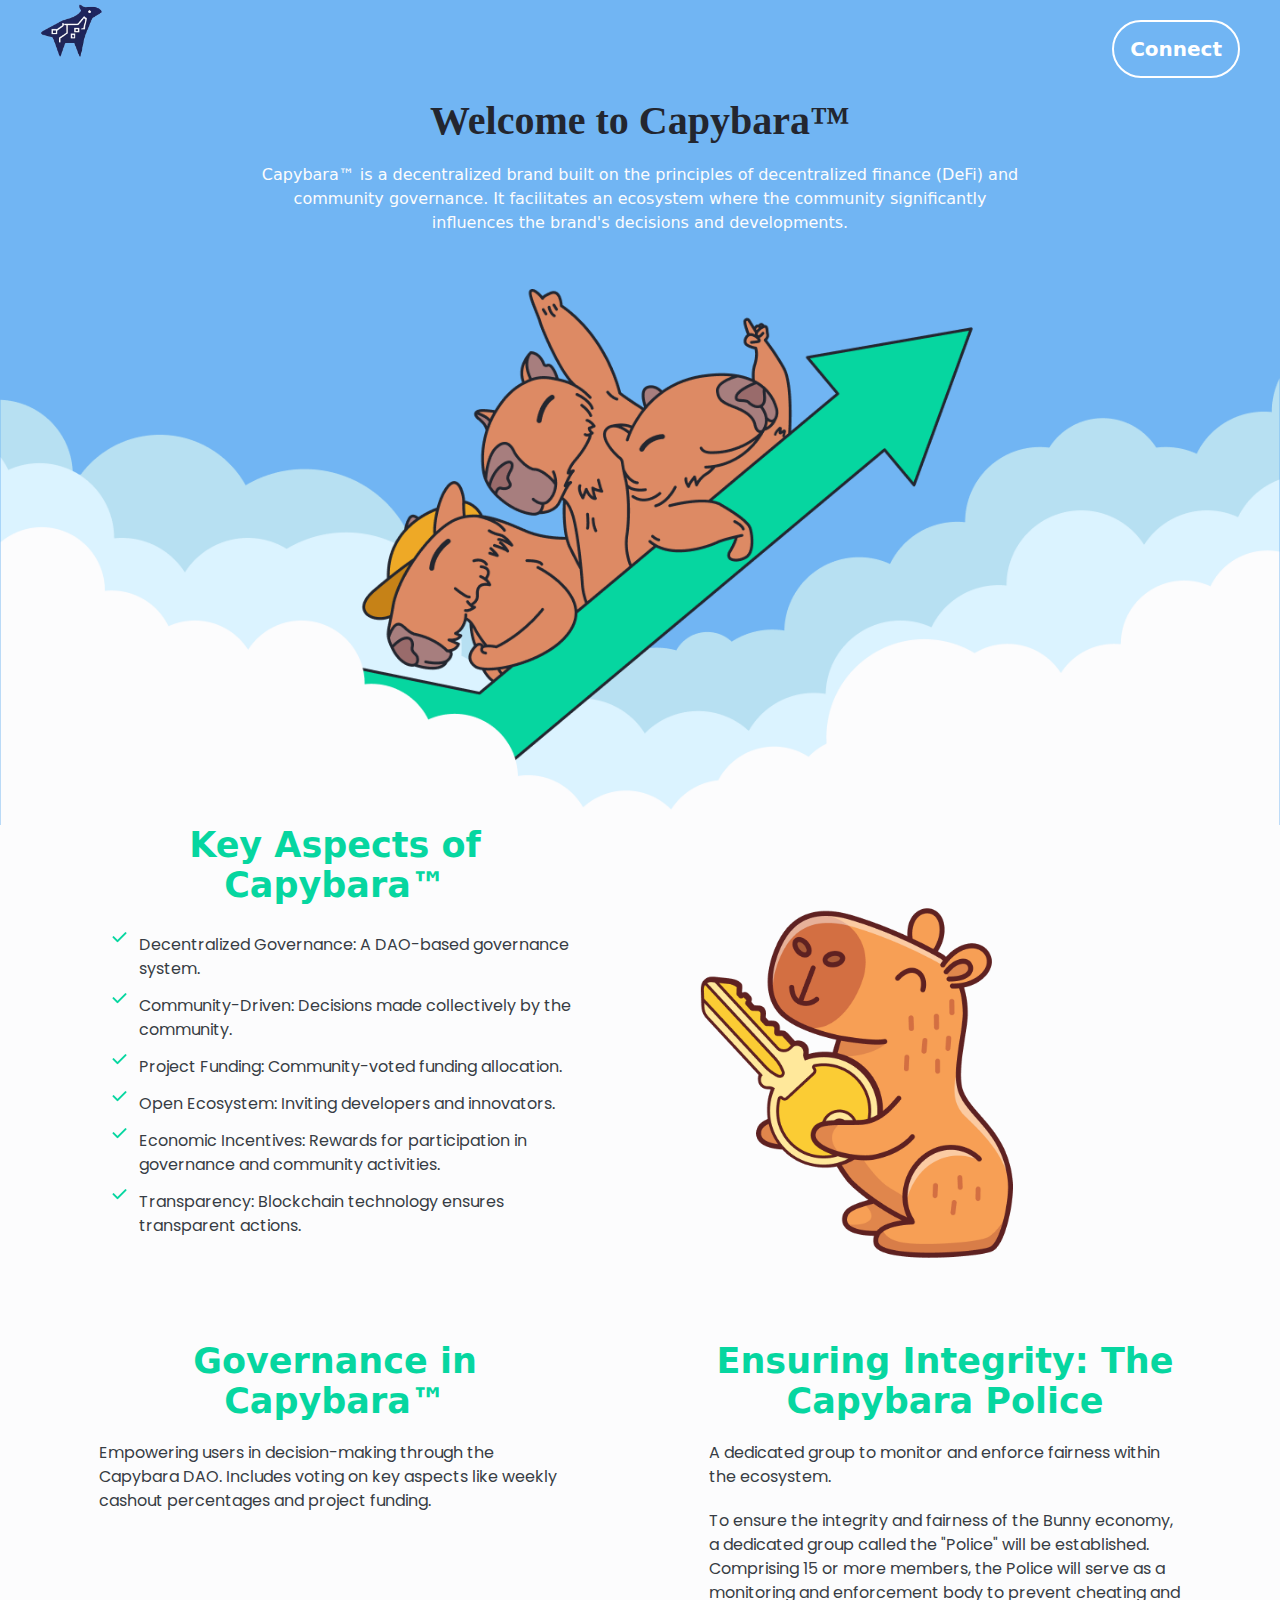
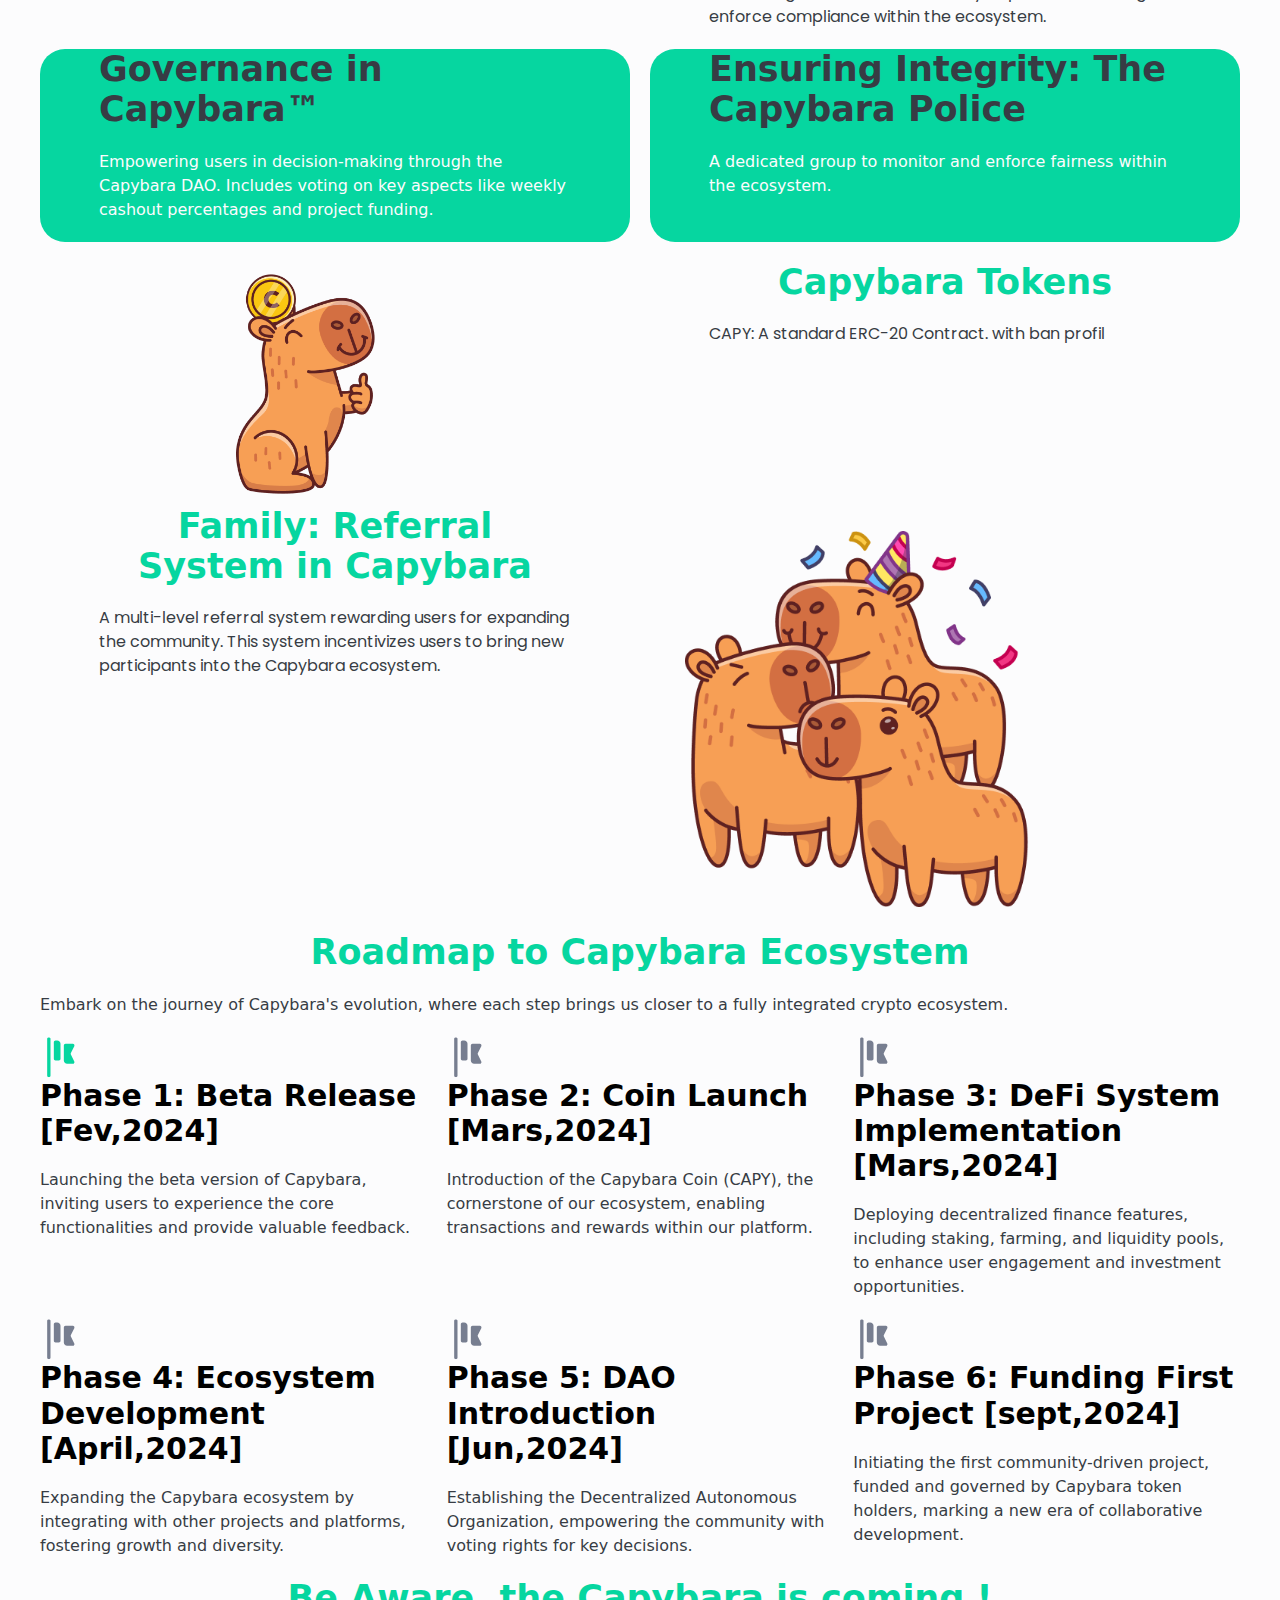
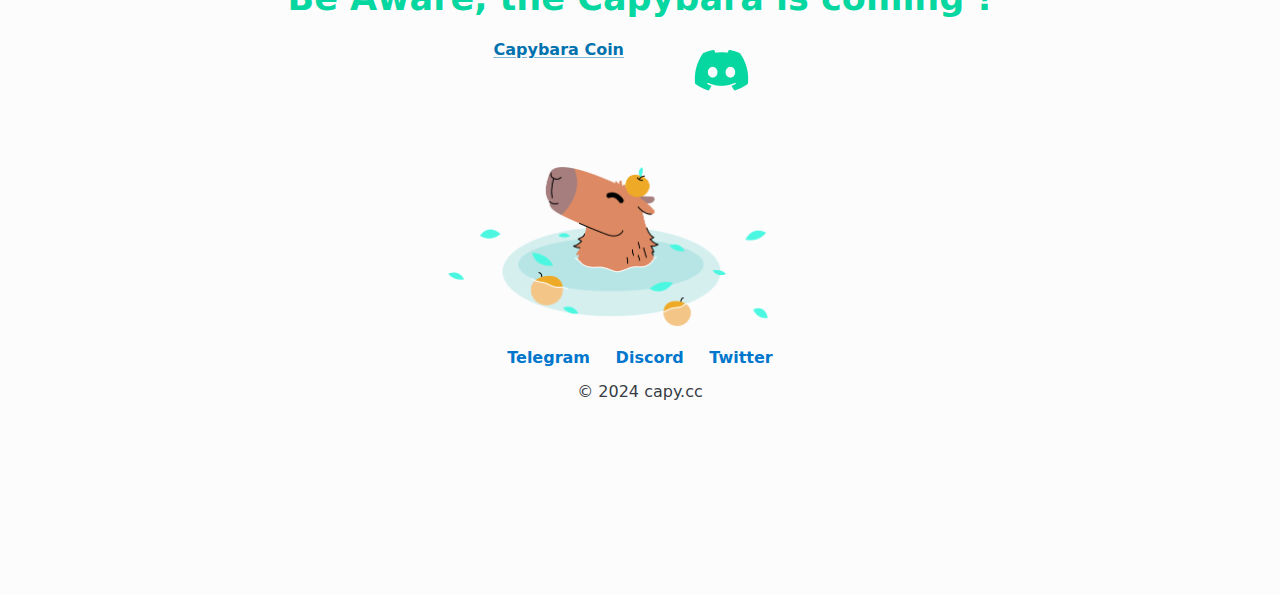
<file: index.html>
<!doctype html>
<html lang="en">
	<head>
		<meta charset="utf-8" />
		<link rel="icon" href="./favicon.png" />
		<meta name="viewport" content="width=device-width, initial-scale=1" />
		
		<link href="./_app/immutable/assets/0.BrMHcek9.css" rel="stylesheet">
		<link href="./_app/immutable/assets/pico.DOe9qGvR.css" rel="stylesheet">
		<link href="./_app/immutable/assets/2.oWPDm2nh.css" rel="stylesheet">
		<link rel="modulepreload" href="./_app/immutable/entry/start.DZaCenRL.js">
		<link rel="modulepreload" href="./_app/immutable/chunks/entry.oQ1CXiDv.js">
		<link rel="modulepreload" href="./_app/immutable/chunks/scheduler.BewxI5mO.js">
		<link rel="modulepreload" href="./_app/immutable/chunks/index.DrQZ3c7K.js">
		<link rel="modulepreload" href="./_app/immutable/entry/app.jbwe-ZUp.js">
		<link rel="modulepreload" href="./_app/immutable/chunks/preload-helper.BQ24v_F8.js">
		<link rel="modulepreload" href="./_app/immutable/chunks/index.CcK5JdY8.js">
		<link rel="modulepreload" href="./_app/immutable/nodes/0.BSmBLtar.js">
		<link rel="modulepreload" href="./_app/immutable/nodes/2.DfbU7ANi.js">
		<link rel="modulepreload" href="./_app/immutable/chunks/2.SNypFti4.js"><!-- HEAD_undefined_START --><!-- HEAD_undefined_END -->
		<link rel="preconnect" href="https://fonts.googleapis.com">
		<link rel="preconnect" href="https://fonts.gstatic.com" crossorigin>
		
		<link href="https://fonts.googleapis.com/css2?family=Poppins:ital,wght@0,100;0,200;0,300;0,400;0,500;0,600;0,700;0,800;0,900;1,100;1,200;1,300;1,400;1,500;1,600;1,700;1,800;1,900&display=swap" rel="stylesheet">
	</head>
	<body data-sveltekit-preload-data="hover">
		<div style="display: contents">   <div class="container-full"><div class="container"><nav class="header"><div class="logo-menu" data-svelte-h="svelte-yhdk6y"><a href="./" class="brand"><img src="./capy.png" alt="George mine Gold" width="30%"></a></div> <ul><li><button class="capyLogin" data-svelte-h="svelte-os4tqm">Connect</button></li></ul> </nav> </div></div> <main data-svelte-h="svelte-b0pxpc"><div class="toptop"><div class="welcome"><h1 style="color:#23262F">Welcome to Capybara™</h1> <p class="text-intro">Capybara™ is a decentralized brand built on the principles of decentralized
         finance (DeFi) and community governance. It facilitates an ecosystem where the community significantly influences
         the brand&#39;s decisions and
        developments.</p></div></div> <div class="intro"></div> <div class="container"><div class="grid"><div><section class="capykey"><h2 class="capytitle">Key Aspects of Capybara™</h2> <ul class="svelte-1ng96i8"><li class="svelte-1ng96i8">Decentralized Governance: A DAO-based governance system.</li> <li class="svelte-1ng96i8">Community-Driven: Decisions made collectively by the community.</li> <li class="svelte-1ng96i8">Project Funding: Community-voted funding allocation.</li> <li class="svelte-1ng96i8">Open Ecosystem: Inviting developers and innovators.</li> <li class="svelte-1ng96i8">Economic Incentives: Rewards for participation in governance and community activities.</li> <li class="svelte-1ng96i8">Transparency: Blockchain technology ensures transparent actions.</li></ul></section></div> <div><img src="./kevin.png" alt="Kevin well be back soon !!" width="70%"></div></div></div> <div class="container"><div class="grid"><div><section class="capykey"><h2 class="capytitle">Governance in Capybara™</h2> <p>Empowering users in decision-making through the Capybara DAO. Includes voting on key aspects like weekly cashout percentages and project funding.</p></section></div> <div><section class="capykey"><h2 class="capytitle">Ensuring Integrity: The Capybara Police</h2> <p>A dedicated group to monitor and enforce fairness within the ecosystem.</p> <p>To ensure the integrity and fairness of the Bunny economy, a dedicated group called the &quot;Police&quot; will be established.
             Comprising 15 or more members, the Police will serve as a monitoring and enforcement body to prevent cheating and enforce compliance within the ecosystem.</p></section></div></div></div> <div class="container"><div class="grid"><section class="capygregration svelte-1ng96i8"><h2>Governance in Capybara™</h2> <p>Empowering users in decision-making through the Capybara DAO. Includes voting on key aspects like weekly cashout percentages and project funding.</p></section> <section class="capygregration svelte-1ng96i8"><h2>Ensuring Integrity: The Capybara Police</h2> <p>A dedicated group to monitor and enforce fairness within the ecosystem.</p></section></div></div> <div class="container"><div class="grid"><div><img src="./carle.png" alt="Carle as somthing to do " class="capymouv"></div> <div><section class="capykey"><h2 class="capytitle">Capybara Tokens</h2> <p>CAPY: A standard ERC-20 Contract. with ban profil</p></section></div></div></div> <div class="container"><div class="grid"><div class="capykey"><h2 class="capytitle">Family: Referral System in Capybara</h2> <p>A multi-level referral system rewarding users for expanding the community. This system incentivizes users to bring new participants into the Capybara ecosystem.</p></div> <div><img src="./family.png" alt="Family is in the garden " width="70%"></div></div></div> <div class="container"><section><h2 class="capytitle">Roadmap to Capybara Ecosystem</h2> <p>Embark on the journey of Capybara&#39;s evolution, where each step brings us closer to a fully integrated crypto ecosystem.</p></section></div> <div class="container"><div class="grid"><div><img src="data:image/svg+xml,%3csvg%20width='41'%20height='41'%20viewBox='0%200%2041%2041'%20fill='none'%20xmlns='http://www.w3.org/2000/svg'%3e%3cg%20clip-path='url(%23clip0_0_739)'%3e%3cpath%20d='M7.16666%201.8488C7.16666%200.928322%207.91285%200.182129%208.83332%200.182129C9.7538%200.182129%2010.5%200.928321%2010.5%201.8488V38.5155C10.5%2039.4359%209.7538%2040.1821%208.83332%2040.1821C7.91285%2040.1821%207.16666%2039.4359%207.16666%2038.5155V1.8488Z'%20fill='%2306D6A0'/%3e%3cpath%20d='M23.8333%208.51542C23.8333%207.59495%2024.5795%206.84875%2025.5%206.84875H32.8033C34.0423%206.84875%2034.8481%208.15261%2034.294%209.26078L30.8727%2016.1034C30.6381%2016.5726%2030.6381%2017.1249%2030.8727%2017.5941L34.294%2024.4367C34.8481%2025.5449%2034.0423%2026.8488%2032.8033%2026.8488H27.1667C25.3257%2026.8488%2023.8333%2025.3564%2023.8333%2023.5154V8.51542Z'%20fill='%2306D6A0'/%3e%3cpath%20d='M13.8333%205.18217C13.8333%204.26169%2014.5795%203.5155%2015.5%203.5155H17.1667C19.0076%203.5155%2020.5%205.00789%2020.5%206.84884V21.8488C20.5%2022.7693%2019.7538%2023.5155%2018.8333%2023.5155H15.5C14.5795%2023.5155%2013.8333%2022.7693%2013.8333%2021.8488V5.18217Z'%20fill='%2306D6A0'/%3e%3c/g%3e%3cdefs%3e%3cclipPath%20id='clip0_0_739'%3e%3crect%20width='40'%20height='40'%20fill='white'%20transform='translate(0.5%200.182129)'/%3e%3c/clipPath%3e%3c/defs%3e%3c/svg%3e" alt="oh oh"> <h3 class="phase">Phase 1: Beta Release [Fev,2024]</h3> <p>Launching the beta version of Capybara, inviting users to experience the core functionalities and provide valuable feedback.</p></div> <div><img src="data:image/svg+xml,%3csvg%20width='41'%20height='41'%20viewBox='0%200%2041%2041'%20fill='none'%20xmlns='http://www.w3.org/2000/svg'%3e%3cg%20clip-path='url(%23clip0_0_747)'%3e%3cpath%20d='M7.16669%201.8488C7.16669%200.928322%207.91288%200.182129%208.83335%200.182129C9.75383%200.182129%2010.5%200.928321%2010.5%201.8488V38.5155C10.5%2039.4359%209.75383%2040.1821%208.83335%2040.1821C7.91288%2040.1821%207.16669%2039.4359%207.16669%2038.5155V1.8488Z'%20fill='%23777E90'/%3e%3cpath%20d='M23.8333%208.51542C23.8333%207.59495%2024.5795%206.84875%2025.5%206.84875H32.8033C34.0422%206.84875%2034.8481%208.15261%2034.294%209.26078L30.8727%2016.1034C30.6381%2016.5726%2030.6381%2017.1249%2030.8727%2017.5941L34.294%2024.4367C34.8481%2025.5449%2034.0422%2026.8488%2032.8033%2026.8488H27.1666C25.3257%2026.8488%2023.8333%2025.3564%2023.8333%2023.5154V8.51542Z'%20fill='%23777E90'/%3e%3cpath%20d='M13.8333%205.18217C13.8333%204.26169%2014.5795%203.5155%2015.5%203.5155H17.1666C19.0076%203.5155%2020.5%205.00789%2020.5%206.84884V21.8488C20.5%2022.7693%2019.7538%2023.5155%2018.8333%2023.5155H15.5C14.5795%2023.5155%2013.8333%2022.7693%2013.8333%2021.8488V5.18217Z'%20fill='%23777E90'/%3e%3c/g%3e%3cdefs%3e%3cclipPath%20id='clip0_0_747'%3e%3crect%20width='40'%20height='40'%20fill='white'%20transform='translate(0.5%200.182129)'/%3e%3c/clipPath%3e%3c/defs%3e%3c/svg%3e" alt="oh oh"> <h3 class="phase">Phase 2: Coin Launch [Mars,2024]</h3> <p>Introduction of the Capybara Coin (CAPY), the cornerstone of our ecosystem, enabling transactions and rewards within our platform.</p></div> <div><img src="data:image/svg+xml,%3csvg%20width='41'%20height='41'%20viewBox='0%200%2041%2041'%20fill='none'%20xmlns='http://www.w3.org/2000/svg'%3e%3cg%20clip-path='url(%23clip0_0_747)'%3e%3cpath%20d='M7.16669%201.8488C7.16669%200.928322%207.91288%200.182129%208.83335%200.182129C9.75383%200.182129%2010.5%200.928321%2010.5%201.8488V38.5155C10.5%2039.4359%209.75383%2040.1821%208.83335%2040.1821C7.91288%2040.1821%207.16669%2039.4359%207.16669%2038.5155V1.8488Z'%20fill='%23777E90'/%3e%3cpath%20d='M23.8333%208.51542C23.8333%207.59495%2024.5795%206.84875%2025.5%206.84875H32.8033C34.0422%206.84875%2034.8481%208.15261%2034.294%209.26078L30.8727%2016.1034C30.6381%2016.5726%2030.6381%2017.1249%2030.8727%2017.5941L34.294%2024.4367C34.8481%2025.5449%2034.0422%2026.8488%2032.8033%2026.8488H27.1666C25.3257%2026.8488%2023.8333%2025.3564%2023.8333%2023.5154V8.51542Z'%20fill='%23777E90'/%3e%3cpath%20d='M13.8333%205.18217C13.8333%204.26169%2014.5795%203.5155%2015.5%203.5155H17.1666C19.0076%203.5155%2020.5%205.00789%2020.5%206.84884V21.8488C20.5%2022.7693%2019.7538%2023.5155%2018.8333%2023.5155H15.5C14.5795%2023.5155%2013.8333%2022.7693%2013.8333%2021.8488V5.18217Z'%20fill='%23777E90'/%3e%3c/g%3e%3cdefs%3e%3cclipPath%20id='clip0_0_747'%3e%3crect%20width='40'%20height='40'%20fill='white'%20transform='translate(0.5%200.182129)'/%3e%3c/clipPath%3e%3c/defs%3e%3c/svg%3e" alt="oh oh"> <h3 class="phase">Phase 3: DeFi System Implementation [Mars,2024]</h3> <p>Deploying decentralized finance features, including staking, farming, and liquidity pools, to enhance user engagement and investment opportunities.</p></div></div> <div class="grid"><div><img src="data:image/svg+xml,%3csvg%20width='41'%20height='41'%20viewBox='0%200%2041%2041'%20fill='none'%20xmlns='http://www.w3.org/2000/svg'%3e%3cg%20clip-path='url(%23clip0_0_747)'%3e%3cpath%20d='M7.16669%201.8488C7.16669%200.928322%207.91288%200.182129%208.83335%200.182129C9.75383%200.182129%2010.5%200.928321%2010.5%201.8488V38.5155C10.5%2039.4359%209.75383%2040.1821%208.83335%2040.1821C7.91288%2040.1821%207.16669%2039.4359%207.16669%2038.5155V1.8488Z'%20fill='%23777E90'/%3e%3cpath%20d='M23.8333%208.51542C23.8333%207.59495%2024.5795%206.84875%2025.5%206.84875H32.8033C34.0422%206.84875%2034.8481%208.15261%2034.294%209.26078L30.8727%2016.1034C30.6381%2016.5726%2030.6381%2017.1249%2030.8727%2017.5941L34.294%2024.4367C34.8481%2025.5449%2034.0422%2026.8488%2032.8033%2026.8488H27.1666C25.3257%2026.8488%2023.8333%2025.3564%2023.8333%2023.5154V8.51542Z'%20fill='%23777E90'/%3e%3cpath%20d='M13.8333%205.18217C13.8333%204.26169%2014.5795%203.5155%2015.5%203.5155H17.1666C19.0076%203.5155%2020.5%205.00789%2020.5%206.84884V21.8488C20.5%2022.7693%2019.7538%2023.5155%2018.8333%2023.5155H15.5C14.5795%2023.5155%2013.8333%2022.7693%2013.8333%2021.8488V5.18217Z'%20fill='%23777E90'/%3e%3c/g%3e%3cdefs%3e%3cclipPath%20id='clip0_0_747'%3e%3crect%20width='40'%20height='40'%20fill='white'%20transform='translate(0.5%200.182129)'/%3e%3c/clipPath%3e%3c/defs%3e%3c/svg%3e" alt="oh oh"> <h3 class="phase">Phase 4: Ecosystem Development [April,2024]</h3> <p>Expanding the Capybara ecosystem by integrating with other projects and platforms, fostering growth and diversity.</p></div> <div><img src="data:image/svg+xml,%3csvg%20width='41'%20height='41'%20viewBox='0%200%2041%2041'%20fill='none'%20xmlns='http://www.w3.org/2000/svg'%3e%3cg%20clip-path='url(%23clip0_0_747)'%3e%3cpath%20d='M7.16669%201.8488C7.16669%200.928322%207.91288%200.182129%208.83335%200.182129C9.75383%200.182129%2010.5%200.928321%2010.5%201.8488V38.5155C10.5%2039.4359%209.75383%2040.1821%208.83335%2040.1821C7.91288%2040.1821%207.16669%2039.4359%207.16669%2038.5155V1.8488Z'%20fill='%23777E90'/%3e%3cpath%20d='M23.8333%208.51542C23.8333%207.59495%2024.5795%206.84875%2025.5%206.84875H32.8033C34.0422%206.84875%2034.8481%208.15261%2034.294%209.26078L30.8727%2016.1034C30.6381%2016.5726%2030.6381%2017.1249%2030.8727%2017.5941L34.294%2024.4367C34.8481%2025.5449%2034.0422%2026.8488%2032.8033%2026.8488H27.1666C25.3257%2026.8488%2023.8333%2025.3564%2023.8333%2023.5154V8.51542Z'%20fill='%23777E90'/%3e%3cpath%20d='M13.8333%205.18217C13.8333%204.26169%2014.5795%203.5155%2015.5%203.5155H17.1666C19.0076%203.5155%2020.5%205.00789%2020.5%206.84884V21.8488C20.5%2022.7693%2019.7538%2023.5155%2018.8333%2023.5155H15.5C14.5795%2023.5155%2013.8333%2022.7693%2013.8333%2021.8488V5.18217Z'%20fill='%23777E90'/%3e%3c/g%3e%3cdefs%3e%3cclipPath%20id='clip0_0_747'%3e%3crect%20width='40'%20height='40'%20fill='white'%20transform='translate(0.5%200.182129)'/%3e%3c/clipPath%3e%3c/defs%3e%3c/svg%3e" alt="oh oh"> <h3 class="phase">Phase 5: DAO Introduction [Jun,2024]</h3> <p>Establishing the Decentralized Autonomous Organization, empowering the community with voting rights for key decisions.</p></div> <div><img src="data:image/svg+xml,%3csvg%20width='41'%20height='41'%20viewBox='0%200%2041%2041'%20fill='none'%20xmlns='http://www.w3.org/2000/svg'%3e%3cg%20clip-path='url(%23clip0_0_747)'%3e%3cpath%20d='M7.16669%201.8488C7.16669%200.928322%207.91288%200.182129%208.83335%200.182129C9.75383%200.182129%2010.5%200.928321%2010.5%201.8488V38.5155C10.5%2039.4359%209.75383%2040.1821%208.83335%2040.1821C7.91288%2040.1821%207.16669%2039.4359%207.16669%2038.5155V1.8488Z'%20fill='%23777E90'/%3e%3cpath%20d='M23.8333%208.51542C23.8333%207.59495%2024.5795%206.84875%2025.5%206.84875H32.8033C34.0422%206.84875%2034.8481%208.15261%2034.294%209.26078L30.8727%2016.1034C30.6381%2016.5726%2030.6381%2017.1249%2030.8727%2017.5941L34.294%2024.4367C34.8481%2025.5449%2034.0422%2026.8488%2032.8033%2026.8488H27.1666C25.3257%2026.8488%2023.8333%2025.3564%2023.8333%2023.5154V8.51542Z'%20fill='%23777E90'/%3e%3cpath%20d='M13.8333%205.18217C13.8333%204.26169%2014.5795%203.5155%2015.5%203.5155H17.1666C19.0076%203.5155%2020.5%205.00789%2020.5%206.84884V21.8488C20.5%2022.7693%2019.7538%2023.5155%2018.8333%2023.5155H15.5C14.5795%2023.5155%2013.8333%2022.7693%2013.8333%2021.8488V5.18217Z'%20fill='%23777E90'/%3e%3c/g%3e%3cdefs%3e%3cclipPath%20id='clip0_0_747'%3e%3crect%20width='40'%20height='40'%20fill='white'%20transform='translate(0.5%200.182129)'/%3e%3c/clipPath%3e%3c/defs%3e%3c/svg%3e" alt="oh oh"> <h3 class="phase">Phase 6: Funding First Project [sept,2024]</h3> <p>Initiating the first community-driven project, funded and governed by Capybara token holders, marking a new era of collaborative development.</p> <div></div></div></div></div> <div><h2 class="capytitle">Be Aware, the Capybara is coming !</h2></div> <div class="grid"><div></div> <div></div> <div></div> <div class="capyblabla"><a href="https://twitter.com/capybaraccoin">Capybara Coin</a></div> <div class="capyblabla"><a href="https://discord.gg/hA6vQkwA"><img src="./kapyteritory.png" alt="Teritory of Kapy"></a></div> <div></div> <div></div> <div></div></div> <div><img src="./cesar.png" alt="where's our bath" class="capypool"></div></main> <div class="footer"><footer class="svelte-eaa3av"><div class="social-links svelte-eaa3av"><a href="https://t.me/ultranio" target="_blank" rel="noopener noreferrer" class="svelte-eaa3av">Telegram</a> <a href="https://discord.gg/hA6vQkwA" target="_blank" rel="noopener noreferrer" class="svelte-eaa3av">Discord</a> <a href="https://twitter.com/capyccoin" target="_blank" rel="noopener noreferrer" class="svelte-eaa3av">Twitter</a></div> <p data-svelte-h="svelte-xackl5">© 2024 capy.cc</p></footer> <div><div class="ad-container svelte-1s3ve5u"> </div> </div> </div> 
			
			<script>
				{
					__sveltekit_ye4urc = {
						base: new URL(".", location).pathname.slice(0, -1)
					};

					const element = document.currentScript.parentElement;

					const data = [null,null];

					Promise.all([
						import("./_app/immutable/entry/start.DZaCenRL.js"),
						import("./_app/immutable/entry/app.jbwe-ZUp.js")
					]).then(([kit, app]) => {
						kit.start(app, element, {
							node_ids: [0, 2],
							data,
							form: null,
							error: null
						});
					});
				}
			</script>
		</div>
	</body>
</html>
</file>
<file: _app/immutable/assets/0.BrMHcek9.css>
:root{--pico-border-radius: 2rem;--pico-typography-spacing-vertical: 1.5rem;--pico-form-element-spacing-vertical: 1rem;--pico-form-element-spacing-horizontal: 1.25rem;--pico-font-family: Poppins, cursive;--pico-font-weight: 600;--pico-font-size: 16px;--pico-color: #23262F;--pico-h1-color: #23262F}button{--pico-font-weight: 700}body{background-color:#fcfcfd;font-size:16px!important;font-weight:600!important}.header{background-color:#71b5f3;--pico-color: #f3f3f3}.magicapy{border-style:inset;background-color:#d98566;--pico-color: #f3f3f3}.footer{background-color:#fcfcfd}.intro{background-color:#71b5f3;background-image:url(./cloudrollercoaster.BtCn9U-F.png);background-size:cover;background-repeat:no-repeat;aspect-ratio:1441/603;margin-top:-30px}.welcome{background-color:#71b5f3}h1{background-color:#71b5f3;text-align:center;--pico-color: black;--pico-font-family: SF Pro Dipslay}.text-intro{font-family:var(--pico-font-family);margin-left:auto;margin-right:auto;background-color:#71b5f3;text-align:center;--pico-color: #FCFCFD;max-width:60%;padding-bottom:5%}.capykey{font-family:Poppins;padding-left:10%;padding-right:10%;color:#777e90}.withdraw{padding:12px 16px;background-color:#23262f}.toptop,.container-full{background-color:#71b5f3}.capyLogin{border:2px solid white;padding:12px 16px;border-radius:90px;background-color:#71b5f3}.capyLogout{font-size:8px;border:2px solid white;padding:6px 10px;border-radius:200px;background-color:#71b5f3}.capygregration{padding-left:10%;padding-right:10%;border-radius:25px;background-color:#06d6a0;--pico-color: #FCFCFD;--pico-h1-color: #FCFCFD}.capytitle{text-align:center;color:#06d6a0}.capymouv{padding-left:20%;width:70%;display:block}h3{color:#06d6a0}.capyblabla{margin-left:auto;margin-right:auto}.capypool{padding-top:5%;padding-left:35%;width:60%}.phase{color:#000}.card{text-align:center;-moz-box-sizing:border-box;-webkit-box-sizing:border-box;box-sizing:border-box;display:block;background-color:#23262f;position:relative;width:18em;height:14em;margin-left:auto;margin-right:auto;border-width:.07em;border-style:solid;border-color:#666;border-radius:.2em;box-shadow:.1em .1em .1em .1em #14141466}
</file>
<file: _app/immutable/assets/pico.DOe9qGvR.css>
@charset "UTF-8";/*!
* Pico CSS ✨ v2.0.6 (https://picocss.com)
* Copyright 2019-2024 - Licensed under MIT
*/:root{--pico-font-family-emoji:"Apple Color Emoji","Segoe UI Emoji","Segoe UI Symbol","Noto Color Emoji";--pico-font-family-sans-serif:system-ui,"Segoe UI",Roboto,Oxygen,Ubuntu,Cantarell,Helvetica,Arial,"Helvetica Neue",sans-serif,var(--pico-font-family-emoji);--pico-font-family-monospace:ui-monospace,SFMono-Regular,"SF Mono",Menlo,Consolas,"Liberation Mono",monospace,var(--pico-font-family-emoji);--pico-font-family:var(--pico-font-family-sans-serif);--pico-line-height:1.5;--pico-font-weight:400;--pico-font-size:100%;--pico-text-underline-offset:.1rem;--pico-border-radius:.25rem;--pico-border-width:.0625rem;--pico-outline-width:.125rem;--pico-transition:.2s ease-in-out;--pico-spacing:1rem;--pico-typography-spacing-vertical:1rem;--pico-block-spacing-vertical:var(--pico-spacing);--pico-block-spacing-horizontal:var(--pico-spacing);--pico-grid-column-gap:var(--pico-spacing);--pico-grid-row-gap:var(--pico-spacing);--pico-form-element-spacing-vertical:.75rem;--pico-form-element-spacing-horizontal:1rem;--pico-group-box-shadow:0 0 0 rgba(0, 0, 0, 0);--pico-group-box-shadow-focus-with-button:0 0 0 var(--pico-outline-width) var(--pico-primary-focus);--pico-group-box-shadow-focus-with-input:0 0 0 .0625rem var(--pico-form-element-border-color);--pico-modal-overlay-backdrop-filter:blur(.375rem);--pico-nav-element-spacing-vertical:1rem;--pico-nav-element-spacing-horizontal:.5rem;--pico-nav-link-spacing-vertical:.5rem;--pico-nav-link-spacing-horizontal:.5rem;--pico-nav-breadcrumb-divider:">";--pico-icon-checkbox:url("data:image/svg+xml,%3Csvg xmlns='http://www.w3.org/2000/svg' width='24' height='24' viewBox='0 0 24 24' fill='none' stroke='rgb(255, 255, 255)' stroke-width='4' stroke-linecap='round' stroke-linejoin='round'%3E%3Cpolyline points='20 6 9 17 4 12'%3E%3C/polyline%3E%3C/svg%3E");--pico-icon-minus:url("data:image/svg+xml,%3Csvg xmlns='http://www.w3.org/2000/svg' width='24' height='24' viewBox='0 0 24 24' fill='none' stroke='rgb(255, 255, 255)' stroke-width='4' stroke-linecap='round' stroke-linejoin='round'%3E%3Cline x1='5' y1='12' x2='19' y2='12'%3E%3C/line%3E%3C/svg%3E");--pico-icon-chevron:url("data:image/svg+xml,%3Csvg xmlns='http://www.w3.org/2000/svg' width='24' height='24' viewBox='0 0 24 24' fill='none' stroke='rgb(136, 145, 164)' stroke-width='2' stroke-linecap='round' stroke-linejoin='round'%3E%3Cpolyline points='6 9 12 15 18 9'%3E%3C/polyline%3E%3C/svg%3E");--pico-icon-date:url("data:image/svg+xml,%3Csvg xmlns='http://www.w3.org/2000/svg' width='24' height='24' viewBox='0 0 24 24' fill='none' stroke='rgb(136, 145, 164)' stroke-width='2' stroke-linecap='round' stroke-linejoin='round'%3E%3Crect x='3' y='4' width='18' height='18' rx='2' ry='2'%3E%3C/rect%3E%3Cline x1='16' y1='2' x2='16' y2='6'%3E%3C/line%3E%3Cline x1='8' y1='2' x2='8' y2='6'%3E%3C/line%3E%3Cline x1='3' y1='10' x2='21' y2='10'%3E%3C/line%3E%3C/svg%3E");--pico-icon-time:url("data:image/svg+xml,%3Csvg xmlns='http://www.w3.org/2000/svg' width='24' height='24' viewBox='0 0 24 24' fill='none' stroke='rgb(136, 145, 164)' stroke-width='2' stroke-linecap='round' stroke-linejoin='round'%3E%3Ccircle cx='12' cy='12' r='10'%3E%3C/circle%3E%3Cpolyline points='12 6 12 12 16 14'%3E%3C/polyline%3E%3C/svg%3E");--pico-icon-search:url("data:image/svg+xml,%3Csvg xmlns='http://www.w3.org/2000/svg' width='24' height='24' viewBox='0 0 24 24' fill='none' stroke='rgb(136, 145, 164)' stroke-width='1.5' stroke-linecap='round' stroke-linejoin='round'%3E%3Ccircle cx='11' cy='11' r='8'%3E%3C/circle%3E%3Cline x1='21' y1='21' x2='16.65' y2='16.65'%3E%3C/line%3E%3C/svg%3E");--pico-icon-close:url("data:image/svg+xml,%3Csvg xmlns='http://www.w3.org/2000/svg' width='24' height='24' viewBox='0 0 24 24' fill='none' stroke='rgb(136, 145, 164)' stroke-width='3' stroke-linecap='round' stroke-linejoin='round'%3E%3Cline x1='18' y1='6' x2='6' y2='18'%3E%3C/line%3E%3Cline x1='6' y1='6' x2='18' y2='18'%3E%3C/line%3E%3C/svg%3E");--pico-icon-loading:url("data:image/svg+xml,%3Csvg fill='none' height='24' width='24' viewBox='0 0 24 24' xmlns='http://www.w3.org/2000/svg' %3E%3Cstyle%3E g %7B animation: rotate 2s linear infinite; transform-origin: center center; %7D circle %7B stroke-dasharray: 75,100; stroke-dashoffset: -5; animation: dash 1.5s ease-in-out infinite; stroke-linecap: round; %7D @keyframes rotate %7B 0%25 %7B transform: rotate(0deg); %7D 100%25 %7B transform: rotate(360deg); %7D %7D @keyframes dash %7B 0%25 %7B stroke-dasharray: 1,100; stroke-dashoffset: 0; %7D 50%25 %7B stroke-dasharray: 44.5,100; stroke-dashoffset: -17.5; %7D 100%25 %7B stroke-dasharray: 44.5,100; stroke-dashoffset: -62; %7D %7D %3C/style%3E%3Cg%3E%3Ccircle cx='12' cy='12' r='10' fill='none' stroke='rgb(136, 145, 164)' stroke-width='4' /%3E%3C/g%3E%3C/svg%3E")}@media (min-width:576px){:root{--pico-font-size:106.25%}}@media (min-width:768px){:root{--pico-font-size:112.5%}}@media (min-width:1024px){:root{--pico-font-size:118.75%}}@media (min-width:1280px){:root{--pico-font-size:125%}}@media (min-width:1536px){:root{--pico-font-size:131.25%}}a,a.contrast,a.secondary{--pico-text-decoration:underline}small{--pico-font-size:.875em}h1,h2,h3,h4,h5,h6{--pico-font-weight:700}h1{--pico-font-size:2rem;--pico-line-height:1.125;--pico-typography-spacing-top:3rem}h2{--pico-font-size:1.75rem;--pico-line-height:1.15;--pico-typography-spacing-top:2.625rem}h3{--pico-font-size:1.5rem;--pico-line-height:1.175;--pico-typography-spacing-top:2.25rem}h4{--pico-font-size:1.25rem;--pico-line-height:1.2;--pico-typography-spacing-top:1.874rem}h5{--pico-font-size:1.125rem;--pico-line-height:1.225;--pico-typography-spacing-top:1.6875rem}h6{--pico-font-size:1rem;--pico-line-height:1.25;--pico-typography-spacing-top:1.5rem}tfoot td,tfoot th,thead td,thead th{--pico-font-weight:600;--pico-border-width:.1875rem}code,kbd,pre,samp{--pico-font-family:var(--pico-font-family-monospace)}kbd{--pico-font-weight:bolder}:where(select,textarea),input:not([type=submit],[type=button],[type=reset],[type=checkbox],[type=radio],[type=file]){--pico-outline-width:.0625rem}[type=search]{--pico-border-radius:5rem}[type=checkbox],[type=radio]{--pico-border-width:.125rem}[type=checkbox][role=switch]{--pico-border-width:.1875rem}details.dropdown summary:not([role=button]){--pico-outline-width:.0625rem}nav details.dropdown summary:focus-visible{--pico-outline-width:.125rem}[role=search]{--pico-border-radius:5rem}[role=group]:has(button.secondary:focus,[type=submit].secondary:focus,[type=button].secondary:focus,[role=button].secondary:focus),[role=search]:has(button.secondary:focus,[type=submit].secondary:focus,[type=button].secondary:focus,[role=button].secondary:focus){--pico-group-box-shadow-focus-with-button:0 0 0 var(--pico-outline-width) var(--pico-secondary-focus)}[role=group]:has(button.contrast:focus,[type=submit].contrast:focus,[type=button].contrast:focus,[role=button].contrast:focus),[role=search]:has(button.contrast:focus,[type=submit].contrast:focus,[type=button].contrast:focus,[role=button].contrast:focus){--pico-group-box-shadow-focus-with-button:0 0 0 var(--pico-outline-width) var(--pico-contrast-focus)}[role=group] [role=button],[role=group] [type=button],[role=group] [type=submit],[role=group] button,[role=search] [role=button],[role=search] [type=button],[role=search] [type=submit],[role=search] button{--pico-form-element-spacing-horizontal:2rem}details summary[role=button]:not(.outline):after{filter:brightness(0) invert(1)}[aria-busy=true]:not(input,select,textarea):is(button,[type=submit],[type=button],[type=reset],[role=button]):not(.outline):before{filter:brightness(0) invert(1)}:root:not([data-theme=dark]),[data-theme=light]{--pico-background-color:#fff;--pico-color:#373c44;--pico-text-selection-color:rgba(2, 154, 232, .25);--pico-muted-color:#646b79;--pico-muted-border-color:#e7eaf0;--pico-primary:#0172ad;--pico-primary-background:#0172ad;--pico-primary-border:var(--pico-primary-background);--pico-primary-underline:rgba(1, 114, 173, .5);--pico-primary-hover:#015887;--pico-primary-hover-background:#02659a;--pico-primary-hover-border:var(--pico-primary-hover-background);--pico-primary-hover-underline:var(--pico-primary-hover);--pico-primary-focus:rgba(2, 154, 232, .5);--pico-primary-inverse:#fff;--pico-secondary:#5d6b89;--pico-secondary-background:#525f7a;--pico-secondary-border:var(--pico-secondary-background);--pico-secondary-underline:rgba(93, 107, 137, .5);--pico-secondary-hover:#48536b;--pico-secondary-hover-background:#48536b;--pico-secondary-hover-border:var(--pico-secondary-hover-background);--pico-secondary-hover-underline:var(--pico-secondary-hover);--pico-secondary-focus:rgba(93, 107, 137, .25);--pico-secondary-inverse:#fff;--pico-contrast:#181c25;--pico-contrast-background:#181c25;--pico-contrast-border:var(--pico-contrast-background);--pico-contrast-underline:rgba(24, 28, 37, .5);--pico-contrast-hover:#000;--pico-contrast-hover-background:#000;--pico-contrast-hover-border:var(--pico-contrast-hover-background);--pico-contrast-hover-underline:var(--pico-secondary-hover);--pico-contrast-focus:rgba(93, 107, 137, .25);--pico-contrast-inverse:#fff;--pico-box-shadow:.0145rem .029rem .174rem rgba(129, 145, 181, .01698),.0335rem .067rem .402rem rgba(129, 145, 181, .024),.0625rem .125rem .75rem rgba(129, 145, 181, .03),.1125rem .225rem 1.35rem rgba(129, 145, 181, .036),.2085rem .417rem 2.502rem rgba(129, 145, 181, .04302),.5rem 1rem 6rem rgba(129, 145, 181, .06),0 0 0 .0625rem rgba(129, 145, 181, .015);--pico-h1-color:#2d3138;--pico-h2-color:#373c44;--pico-h3-color:#424751;--pico-h4-color:#4d535e;--pico-h5-color:#5c6370;--pico-h6-color:#646b79;--pico-mark-background-color:#fde7c0;--pico-mark-color:#0f1114;--pico-ins-color:#1d6a54;--pico-del-color:#883935;--pico-blockquote-border-color:var(--pico-muted-border-color);--pico-blockquote-footer-color:var(--pico-muted-color);--pico-button-box-shadow:0 0 0 rgba(0, 0, 0, 0);--pico-button-hover-box-shadow:0 0 0 rgba(0, 0, 0, 0);--pico-table-border-color:var(--pico-muted-border-color);--pico-table-row-stripped-background-color:rgba(111, 120, 135, .0375);--pico-code-background-color:#f3f5f7;--pico-code-color:#646b79;--pico-code-kbd-background-color:var(--pico-color);--pico-code-kbd-color:var(--pico-background-color);--pico-form-element-background-color:#fbfcfc;--pico-form-element-selected-background-color:#dfe3eb;--pico-form-element-border-color:#cfd5e2;--pico-form-element-color:#23262c;--pico-form-element-placeholder-color:var(--pico-muted-color);--pico-form-element-active-background-color:#fff;--pico-form-element-active-border-color:var(--pico-primary-border);--pico-form-element-focus-color:var(--pico-primary-border);--pico-form-element-disabled-opacity:.5;--pico-form-element-invalid-border-color:#b86a6b;--pico-form-element-invalid-active-border-color:#c84f48;--pico-form-element-invalid-focus-color:var(--pico-form-element-invalid-active-border-color);--pico-form-element-valid-border-color:#4c9b8a;--pico-form-element-valid-active-border-color:#279977;--pico-form-element-valid-focus-color:var(--pico-form-element-valid-active-border-color);--pico-switch-background-color:#bfc7d9;--pico-switch-checked-background-color:var(--pico-primary-background);--pico-switch-color:#fff;--pico-switch-thumb-box-shadow:0 0 0 rgba(0, 0, 0, 0);--pico-range-border-color:#dfe3eb;--pico-range-active-border-color:#bfc7d9;--pico-range-thumb-border-color:var(--pico-background-color);--pico-range-thumb-color:var(--pico-secondary-background);--pico-range-thumb-active-color:var(--pico-primary-background);--pico-accordion-border-color:var(--pico-muted-border-color);--pico-accordion-active-summary-color:var(--pico-primary-hover);--pico-accordion-close-summary-color:var(--pico-color);--pico-accordion-open-summary-color:var(--pico-muted-color);--pico-card-background-color:var(--pico-background-color);--pico-card-border-color:var(--pico-muted-border-color);--pico-card-box-shadow:var(--pico-box-shadow);--pico-card-sectioning-background-color:#fbfcfc;--pico-dropdown-background-color:#fff;--pico-dropdown-border-color:#eff1f4;--pico-dropdown-box-shadow:var(--pico-box-shadow);--pico-dropdown-color:var(--pico-color);--pico-dropdown-hover-background-color:#eff1f4;--pico-loading-spinner-opacity:.5;--pico-modal-overlay-background-color:rgba(232, 234, 237, .75);--pico-progress-background-color:#dfe3eb;--pico-progress-color:var(--pico-primary-background);--pico-tooltip-background-color:var(--pico-contrast-background);--pico-tooltip-color:var(--pico-contrast-inverse);--pico-icon-valid:url("data:image/svg+xml,%3Csvg xmlns='http://www.w3.org/2000/svg' width='24' height='24' viewBox='0 0 24 24' fill='none' stroke='rgb(76, 155, 138)' stroke-width='2' stroke-linecap='round' stroke-linejoin='round'%3E%3Cpolyline points='20 6 9 17 4 12'%3E%3C/polyline%3E%3C/svg%3E");--pico-icon-invalid:url("data:image/svg+xml,%3Csvg xmlns='http://www.w3.org/2000/svg' width='24' height='24' viewBox='0 0 24 24' fill='none' stroke='rgb(200, 79, 72)' stroke-width='2' stroke-linecap='round' stroke-linejoin='round'%3E%3Ccircle cx='12' cy='12' r='10'%3E%3C/circle%3E%3Cline x1='12' y1='8' x2='12' y2='12'%3E%3C/line%3E%3Cline x1='12' y1='16' x2='12.01' y2='16'%3E%3C/line%3E%3C/svg%3E");color-scheme:light}:root:not([data-theme=dark]) input:is([type=submit],[type=button],[type=reset],[type=checkbox],[type=radio],[type=file]),[data-theme=light] input:is([type=submit],[type=button],[type=reset],[type=checkbox],[type=radio],[type=file]){--pico-form-element-focus-color:var(--pico-primary-focus)}@media only screen and (prefers-color-scheme:dark){:root:not([data-theme]){--pico-background-color:#13171f;--pico-color:#c2c7d0;--pico-text-selection-color:rgba(1, 170, 255, .1875);--pico-muted-color:#7b8495;--pico-muted-border-color:#202632;--pico-primary:#01aaff;--pico-primary-background:#0172ad;--pico-primary-border:var(--pico-primary-background);--pico-primary-underline:rgba(1, 170, 255, .5);--pico-primary-hover:#79c0ff;--pico-primary-hover-background:#017fc0;--pico-primary-hover-border:var(--pico-primary-hover-background);--pico-primary-hover-underline:var(--pico-primary-hover);--pico-primary-focus:rgba(1, 170, 255, .375);--pico-primary-inverse:#fff;--pico-secondary:#969eaf;--pico-secondary-background:#525f7a;--pico-secondary-border:var(--pico-secondary-background);--pico-secondary-underline:rgba(150, 158, 175, .5);--pico-secondary-hover:#b3b9c5;--pico-secondary-hover-background:#5d6b89;--pico-secondary-hover-border:var(--pico-secondary-hover-background);--pico-secondary-hover-underline:var(--pico-secondary-hover);--pico-secondary-focus:rgba(144, 158, 190, .25);--pico-secondary-inverse:#fff;--pico-contrast:#dfe3eb;--pico-contrast-background:#eff1f4;--pico-contrast-border:var(--pico-contrast-background);--pico-contrast-underline:rgba(223, 227, 235, .5);--pico-contrast-hover:#fff;--pico-contrast-hover-background:#fff;--pico-contrast-hover-border:var(--pico-contrast-hover-background);--pico-contrast-hover-underline:var(--pico-contrast-hover);--pico-contrast-focus:rgba(207, 213, 226, .25);--pico-contrast-inverse:#000;--pico-box-shadow:.0145rem .029rem .174rem rgba(7, 9, 12, .01698),.0335rem .067rem .402rem rgba(7, 9, 12, .024),.0625rem .125rem .75rem rgba(7, 9, 12, .03),.1125rem .225rem 1.35rem rgba(7, 9, 12, .036),.2085rem .417rem 2.502rem rgba(7, 9, 12, .04302),.5rem 1rem 6rem rgba(7, 9, 12, .06),0 0 0 .0625rem rgba(7, 9, 12, .015);--pico-h1-color:#f0f1f3;--pico-h2-color:#e0e3e7;--pico-h3-color:#c2c7d0;--pico-h4-color:#b3b9c5;--pico-h5-color:#a4acba;--pico-h6-color:#8891a4;--pico-mark-background-color:#014063;--pico-mark-color:#fff;--pico-ins-color:#62af9a;--pico-del-color:#ce7e7b;--pico-blockquote-border-color:var(--pico-muted-border-color);--pico-blockquote-footer-color:var(--pico-muted-color);--pico-button-box-shadow:0 0 0 rgba(0, 0, 0, 0);--pico-button-hover-box-shadow:0 0 0 rgba(0, 0, 0, 0);--pico-table-border-color:var(--pico-muted-border-color);--pico-table-row-stripped-background-color:rgba(111, 120, 135, .0375);--pico-code-background-color:#1a1f28;--pico-code-color:#8891a4;--pico-code-kbd-background-color:var(--pico-color);--pico-code-kbd-color:var(--pico-background-color);--pico-form-element-background-color:#1c212c;--pico-form-element-selected-background-color:#2a3140;--pico-form-element-border-color:#2a3140;--pico-form-element-color:#e0e3e7;--pico-form-element-placeholder-color:#8891a4;--pico-form-element-active-background-color:#1a1f28;--pico-form-element-active-border-color:var(--pico-primary-border);--pico-form-element-focus-color:var(--pico-primary-border);--pico-form-element-disabled-opacity:.5;--pico-form-element-invalid-border-color:#964a50;--pico-form-element-invalid-active-border-color:#b7403b;--pico-form-element-invalid-focus-color:var(--pico-form-element-invalid-active-border-color);--pico-form-element-valid-border-color:#2a7b6f;--pico-form-element-valid-active-border-color:#16896a;--pico-form-element-valid-focus-color:var(--pico-form-element-valid-active-border-color);--pico-switch-background-color:#333c4e;--pico-switch-checked-background-color:var(--pico-primary-background);--pico-switch-color:#fff;--pico-switch-thumb-box-shadow:0 0 0 rgba(0, 0, 0, 0);--pico-range-border-color:#202632;--pico-range-active-border-color:#2a3140;--pico-range-thumb-border-color:var(--pico-background-color);--pico-range-thumb-color:var(--pico-secondary-background);--pico-range-thumb-active-color:var(--pico-primary-background);--pico-accordion-border-color:var(--pico-muted-border-color);--pico-accordion-active-summary-color:var(--pico-primary-hover);--pico-accordion-close-summary-color:var(--pico-color);--pico-accordion-open-summary-color:var(--pico-muted-color);--pico-card-background-color:#181c25;--pico-card-border-color:var(--pico-card-background-color);--pico-card-box-shadow:var(--pico-box-shadow);--pico-card-sectioning-background-color:#1a1f28;--pico-dropdown-background-color:#181c25;--pico-dropdown-border-color:#202632;--pico-dropdown-box-shadow:var(--pico-box-shadow);--pico-dropdown-color:var(--pico-color);--pico-dropdown-hover-background-color:#202632;--pico-loading-spinner-opacity:.5;--pico-modal-overlay-background-color:rgba(8, 9, 10, .75);--pico-progress-background-color:#202632;--pico-progress-color:var(--pico-primary-background);--pico-tooltip-background-color:var(--pico-contrast-background);--pico-tooltip-color:var(--pico-contrast-inverse);--pico-icon-valid:url("data:image/svg+xml,%3Csvg xmlns='http://www.w3.org/2000/svg' width='24' height='24' viewBox='0 0 24 24' fill='none' stroke='rgb(42, 123, 111)' stroke-width='2' stroke-linecap='round' stroke-linejoin='round'%3E%3Cpolyline points='20 6 9 17 4 12'%3E%3C/polyline%3E%3C/svg%3E");--pico-icon-invalid:url("data:image/svg+xml,%3Csvg xmlns='http://www.w3.org/2000/svg' width='24' height='24' viewBox='0 0 24 24' fill='none' stroke='rgb(150, 74, 80)' stroke-width='2' stroke-linecap='round' stroke-linejoin='round'%3E%3Ccircle cx='12' cy='12' r='10'%3E%3C/circle%3E%3Cline x1='12' y1='8' x2='12' y2='12'%3E%3C/line%3E%3Cline x1='12' y1='16' x2='12.01' y2='16'%3E%3C/line%3E%3C/svg%3E");color-scheme:dark}:root:not([data-theme]) input:is([type=submit],[type=button],[type=reset],[type=checkbox],[type=radio],[type=file]){--pico-form-element-focus-color:var(--pico-primary-focus)}:root:not([data-theme]) details summary[role=button].contrast:not(.outline):after{filter:brightness(0)}:root:not([data-theme]) [aria-busy=true]:not(input,select,textarea).contrast:is(button,[type=submit],[type=button],[type=reset],[role=button]):not(.outline):before{filter:brightness(0)}}[data-theme=dark]{--pico-background-color:#13171f;--pico-color:#c2c7d0;--pico-text-selection-color:rgba(1, 170, 255, .1875);--pico-muted-color:#7b8495;--pico-muted-border-color:#202632;--pico-primary:#01aaff;--pico-primary-background:#0172ad;--pico-primary-border:var(--pico-primary-background);--pico-primary-underline:rgba(1, 170, 255, .5);--pico-primary-hover:#79c0ff;--pico-primary-hover-background:#017fc0;--pico-primary-hover-border:var(--pico-primary-hover-background);--pico-primary-hover-underline:var(--pico-primary-hover);--pico-primary-focus:rgba(1, 170, 255, .375);--pico-primary-inverse:#fff;--pico-secondary:#969eaf;--pico-secondary-background:#525f7a;--pico-secondary-border:var(--pico-secondary-background);--pico-secondary-underline:rgba(150, 158, 175, .5);--pico-secondary-hover:#b3b9c5;--pico-secondary-hover-background:#5d6b89;--pico-secondary-hover-border:var(--pico-secondary-hover-background);--pico-secondary-hover-underline:var(--pico-secondary-hover);--pico-secondary-focus:rgba(144, 158, 190, .25);--pico-secondary-inverse:#fff;--pico-contrast:#dfe3eb;--pico-contrast-background:#eff1f4;--pico-contrast-border:var(--pico-contrast-background);--pico-contrast-underline:rgba(223, 227, 235, .5);--pico-contrast-hover:#fff;--pico-contrast-hover-background:#fff;--pico-contrast-hover-border:var(--pico-contrast-hover-background);--pico-contrast-hover-underline:var(--pico-contrast-hover);--pico-contrast-focus:rgba(207, 213, 226, .25);--pico-contrast-inverse:#000;--pico-box-shadow:.0145rem .029rem .174rem rgba(7, 9, 12, .01698),.0335rem .067rem .402rem rgba(7, 9, 12, .024),.0625rem .125rem .75rem rgba(7, 9, 12, .03),.1125rem .225rem 1.35rem rgba(7, 9, 12, .036),.2085rem .417rem 2.502rem rgba(7, 9, 12, .04302),.5rem 1rem 6rem rgba(7, 9, 12, .06),0 0 0 .0625rem rgba(7, 9, 12, .015);--pico-h1-color:#f0f1f3;--pico-h2-color:#e0e3e7;--pico-h3-color:#c2c7d0;--pico-h4-color:#b3b9c5;--pico-h5-color:#a4acba;--pico-h6-color:#8891a4;--pico-mark-background-color:#014063;--pico-mark-color:#fff;--pico-ins-color:#62af9a;--pico-del-color:#ce7e7b;--pico-blockquote-border-color:var(--pico-muted-border-color);--pico-blockquote-footer-color:var(--pico-muted-color);--pico-button-box-shadow:0 0 0 rgba(0, 0, 0, 0);--pico-button-hover-box-shadow:0 0 0 rgba(0, 0, 0, 0);--pico-table-border-color:var(--pico-muted-border-color);--pico-table-row-stripped-background-color:rgba(111, 120, 135, .0375);--pico-code-background-color:#1a1f28;--pico-code-color:#8891a4;--pico-code-kbd-background-color:var(--pico-color);--pico-code-kbd-color:var(--pico-background-color);--pico-form-element-background-color:#1c212c;--pico-form-element-selected-background-color:#2a3140;--pico-form-element-border-color:#2a3140;--pico-form-element-color:#e0e3e7;--pico-form-element-placeholder-color:#8891a4;--pico-form-element-active-background-color:#1a1f28;--pico-form-element-active-border-color:var(--pico-primary-border);--pico-form-element-focus-color:var(--pico-primary-border);--pico-form-element-disabled-opacity:.5;--pico-form-element-invalid-border-color:#964a50;--pico-form-element-invalid-active-border-color:#b7403b;--pico-form-element-invalid-focus-color:var(--pico-form-element-invalid-active-border-color);--pico-form-element-valid-border-color:#2a7b6f;--pico-form-element-valid-active-border-color:#16896a;--pico-form-element-valid-focus-color:var(--pico-form-element-valid-active-border-color);--pico-switch-background-color:#333c4e;--pico-switch-checked-background-color:var(--pico-primary-background);--pico-switch-color:#fff;--pico-switch-thumb-box-shadow:0 0 0 rgba(0, 0, 0, 0);--pico-range-border-color:#202632;--pico-range-active-border-color:#2a3140;--pico-range-thumb-border-color:var(--pico-background-color);--pico-range-thumb-color:var(--pico-secondary-background);--pico-range-thumb-active-color:var(--pico-primary-background);--pico-accordion-border-color:var(--pico-muted-border-color);--pico-accordion-active-summary-color:var(--pico-primary-hover);--pico-accordion-close-summary-color:var(--pico-color);--pico-accordion-open-summary-color:var(--pico-muted-color);--pico-card-background-color:#181c25;--pico-card-border-color:var(--pico-card-background-color);--pico-card-box-shadow:var(--pico-box-shadow);--pico-card-sectioning-background-color:#1a1f28;--pico-dropdown-background-color:#181c25;--pico-dropdown-border-color:#202632;--pico-dropdown-box-shadow:var(--pico-box-shadow);--pico-dropdown-color:var(--pico-color);--pico-dropdown-hover-background-color:#202632;--pico-loading-spinner-opacity:.5;--pico-modal-overlay-background-color:rgba(8, 9, 10, .75);--pico-progress-background-color:#202632;--pico-progress-color:var(--pico-primary-background);--pico-tooltip-background-color:var(--pico-contrast-background);--pico-tooltip-color:var(--pico-contrast-inverse);--pico-icon-valid:url("data:image/svg+xml,%3Csvg xmlns='http://www.w3.org/2000/svg' width='24' height='24' viewBox='0 0 24 24' fill='none' stroke='rgb(42, 123, 111)' stroke-width='2' stroke-linecap='round' stroke-linejoin='round'%3E%3Cpolyline points='20 6 9 17 4 12'%3E%3C/polyline%3E%3C/svg%3E");--pico-icon-invalid:url("data:image/svg+xml,%3Csvg xmlns='http://www.w3.org/2000/svg' width='24' height='24' viewBox='0 0 24 24' fill='none' stroke='rgb(150, 74, 80)' stroke-width='2' stroke-linecap='round' stroke-linejoin='round'%3E%3Ccircle cx='12' cy='12' r='10'%3E%3C/circle%3E%3Cline x1='12' y1='8' x2='12' y2='12'%3E%3C/line%3E%3Cline x1='12' y1='16' x2='12.01' y2='16'%3E%3C/line%3E%3C/svg%3E");color-scheme:dark}[data-theme=dark] input:is([type=submit],[type=button],[type=reset],[type=checkbox],[type=radio],[type=file]){--pico-form-element-focus-color:var(--pico-primary-focus)}[data-theme=dark] details summary[role=button].contrast:not(.outline):after{filter:brightness(0)}[data-theme=dark] [aria-busy=true]:not(input,select,textarea).contrast:is(button,[type=submit],[type=button],[type=reset],[role=button]):not(.outline):before{filter:brightness(0)}[type=checkbox],[type=radio],[type=range],progress{accent-color:var(--pico-primary)}*,:after,:before{box-sizing:border-box;background-repeat:no-repeat}:after,:before{text-decoration:inherit;vertical-align:inherit}:where(:root){-webkit-tap-highlight-color:transparent;-webkit-text-size-adjust:100%;-moz-text-size-adjust:100%;text-size-adjust:100%;background-color:var(--pico-background-color);color:var(--pico-color);font-weight:var(--pico-font-weight);font-size:var(--pico-font-size);line-height:var(--pico-line-height);font-family:var(--pico-font-family);text-underline-offset:var(--pico-text-underline-offset);text-rendering:optimizeLegibility;overflow-wrap:break-word;-moz-tab-size:4;-o-tab-size:4;tab-size:4}body{width:100%;margin:0}main{display:block}body>footer,body>header,body>main{padding-block:var(--pico-block-spacing-vertical)}section{margin-bottom:var(--pico-block-spacing-vertical)}.container,.container-fluid{width:100%;margin-right:auto;margin-left:auto;padding-right:var(--pico-spacing);padding-left:var(--pico-spacing)}@media (min-width:576px){.container{max-width:510px;padding-right:0;padding-left:0}}@media (min-width:768px){.container{max-width:700px}}@media (min-width:1024px){.container{max-width:950px}}@media (min-width:1280px){.container{max-width:1200px}}@media (min-width:1536px){.container{max-width:1450px}}.grid{grid-column-gap:var(--pico-grid-column-gap);grid-row-gap:var(--pico-grid-row-gap);display:grid;grid-template-columns:1fr}@media (min-width:768px){.grid{grid-template-columns:repeat(auto-fit,minmax(0%,1fr))}}.grid>*{min-width:0}.overflow-auto{overflow:auto}b,strong{font-weight:bolder}sub,sup{position:relative;font-size:.75em;line-height:0;vertical-align:baseline}sub{bottom:-.25em}sup{top:-.5em}address,blockquote,dl,ol,p,pre,table,ul{margin-top:0;margin-bottom:var(--pico-typography-spacing-vertical);color:var(--pico-color);font-style:normal;font-weight:var(--pico-font-weight)}h1,h2,h3,h4,h5,h6{margin-top:0;margin-bottom:var(--pico-typography-spacing-vertical);color:var(--pico-color);font-weight:var(--pico-font-weight);font-size:var(--pico-font-size);line-height:var(--pico-line-height);font-family:var(--pico-font-family)}h1{--pico-color:var(--pico-h1-color)}h2{--pico-color:var(--pico-h2-color)}h3{--pico-color:var(--pico-h3-color)}h4{--pico-color:var(--pico-h4-color)}h5{--pico-color:var(--pico-h5-color)}h6{--pico-color:var(--pico-h6-color)}:where(article,address,blockquote,dl,figure,form,ol,p,pre,table,ul)~:is(h1,h2,h3,h4,h5,h6){margin-top:var(--pico-typography-spacing-top)}p{margin-bottom:var(--pico-typography-spacing-vertical)}hgroup{margin-bottom:var(--pico-typography-spacing-vertical)}hgroup>*{margin-top:0;margin-bottom:0}hgroup>:not(:first-child):last-child{--pico-color:var(--pico-muted-color);--pico-font-weight:unset;font-size:1rem}:where(ol,ul) li{margin-bottom:calc(var(--pico-typography-spacing-vertical) * .25)}:where(dl,ol,ul) :where(dl,ol,ul){margin:0;margin-top:calc(var(--pico-typography-spacing-vertical) * .25)}ul li{list-style:square}mark{padding:.125rem .25rem;background-color:var(--pico-mark-background-color);color:var(--pico-mark-color);vertical-align:baseline}blockquote{display:block;margin:var(--pico-typography-spacing-vertical) 0;padding:var(--pico-spacing);border-right:none;border-left:.25rem solid var(--pico-blockquote-border-color);border-inline-start:.25rem solid var(--pico-blockquote-border-color);border-inline-end:none}blockquote footer{margin-top:calc(var(--pico-typography-spacing-vertical) * .5);color:var(--pico-blockquote-footer-color)}abbr[title]{border-bottom:1px dotted;text-decoration:none;cursor:help}ins{color:var(--pico-ins-color);text-decoration:none}del{color:var(--pico-del-color)}::-moz-selection{background-color:var(--pico-text-selection-color)}::selection{background-color:var(--pico-text-selection-color)}:where(a:not([role=button])),[role=link]{--pico-color:var(--pico-primary);--pico-background-color:transparent;--pico-underline:var(--pico-primary-underline);outline:0;background-color:var(--pico-background-color);color:var(--pico-color);-webkit-text-decoration:var(--pico-text-decoration);text-decoration:var(--pico-text-decoration);text-decoration-color:var(--pico-underline);text-underline-offset:.125em;transition:background-color var(--pico-transition),color var(--pico-transition),box-shadow var(--pico-transition),-webkit-text-decoration var(--pico-transition);transition:background-color var(--pico-transition),color var(--pico-transition),text-decoration var(--pico-transition),box-shadow var(--pico-transition);transition:background-color var(--pico-transition),color var(--pico-transition),text-decoration var(--pico-transition),box-shadow var(--pico-transition),-webkit-text-decoration var(--pico-transition)}:where(a:not([role=button])):is([aria-current]:not([aria-current=false]),:hover,:active,:focus),[role=link]:is([aria-current]:not([aria-current=false]),:hover,:active,:focus){--pico-color:var(--pico-primary-hover);--pico-underline:var(--pico-primary-hover-underline);--pico-text-decoration:underline}:where(a:not([role=button])):focus-visible,[role=link]:focus-visible{box-shadow:0 0 0 var(--pico-outline-width) var(--pico-primary-focus)}:where(a:not([role=button])).secondary,[role=link].secondary{--pico-color:var(--pico-secondary);--pico-underline:var(--pico-secondary-underline)}:where(a:not([role=button])).secondary:is([aria-current]:not([aria-current=false]),:hover,:active,:focus),[role=link].secondary:is([aria-current]:not([aria-current=false]),:hover,:active,:focus){--pico-color:var(--pico-secondary-hover);--pico-underline:var(--pico-secondary-hover-underline)}:where(a:not([role=button])).contrast,[role=link].contrast{--pico-color:var(--pico-contrast);--pico-underline:var(--pico-contrast-underline)}:where(a:not([role=button])).contrast:is([aria-current]:not([aria-current=false]),:hover,:active,:focus),[role=link].contrast:is([aria-current]:not([aria-current=false]),:hover,:active,:focus){--pico-color:var(--pico-contrast-hover);--pico-underline:var(--pico-contrast-hover-underline)}a[role=button]{display:inline-block}button{margin:0;overflow:visible;font-family:inherit;text-transform:none}[type=button],[type=reset],[type=submit],button{-webkit-appearance:button}[role=button],[type=button],[type=file]::file-selector-button,[type=reset],[type=submit],button{--pico-background-color:var(--pico-primary-background);--pico-border-color:var(--pico-primary-border);--pico-color:var(--pico-primary-inverse);--pico-box-shadow:var(--pico-button-box-shadow, 0 0 0 rgba(0, 0, 0, 0));padding:var(--pico-form-element-spacing-vertical) var(--pico-form-element-spacing-horizontal);border:var(--pico-border-width) solid var(--pico-border-color);border-radius:var(--pico-border-radius);outline:0;background-color:var(--pico-background-color);box-shadow:var(--pico-box-shadow);color:var(--pico-color);font-weight:var(--pico-font-weight);font-size:1rem;line-height:var(--pico-line-height);text-align:center;text-decoration:none;cursor:pointer;-webkit-user-select:none;-moz-user-select:none;user-select:none;transition:background-color var(--pico-transition),border-color var(--pico-transition),color var(--pico-transition),box-shadow var(--pico-transition)}[role=button]:is(:hover,:active,:focus),[role=button]:is([aria-current]:not([aria-current=false])),[type=button]:is(:hover,:active,:focus),[type=button]:is([aria-current]:not([aria-current=false])),[type=file]::file-selector-button:is(:hover,:active,:focus),[type=file]::file-selector-button:is([aria-current]:not([aria-current=false])),[type=reset]:is(:hover,:active,:focus),[type=reset]:is([aria-current]:not([aria-current=false])),[type=submit]:is(:hover,:active,:focus),[type=submit]:is([aria-current]:not([aria-current=false])),button:is(:hover,:active,:focus),button:is([aria-current]:not([aria-current=false])){--pico-background-color:var(--pico-primary-hover-background);--pico-border-color:var(--pico-primary-hover-border);--pico-box-shadow:var(--pico-button-hover-box-shadow, 0 0 0 rgba(0, 0, 0, 0));--pico-color:var(--pico-primary-inverse)}[role=button]:focus,[role=button]:is([aria-current]:not([aria-current=false])):focus,[type=button]:focus,[type=button]:is([aria-current]:not([aria-current=false])):focus,[type=file]::file-selector-button:focus,[type=file]::file-selector-button:is([aria-current]:not([aria-current=false])):focus,[type=reset]:focus,[type=reset]:is([aria-current]:not([aria-current=false])):focus,[type=submit]:focus,[type=submit]:is([aria-current]:not([aria-current=false])):focus,button:focus,button:is([aria-current]:not([aria-current=false])):focus{--pico-box-shadow:var(--pico-button-hover-box-shadow, 0 0 0 rgba(0, 0, 0, 0)),0 0 0 var(--pico-outline-width) var(--pico-primary-focus)}[type=button],[type=reset],[type=submit]{margin-bottom:var(--pico-spacing)}:is(button,[type=submit],[type=button],[role=button]).secondary,[type=file]::file-selector-button,[type=reset]{--pico-background-color:var(--pico-secondary-background);--pico-border-color:var(--pico-secondary-border);--pico-color:var(--pico-secondary-inverse);cursor:pointer}:is(button,[type=submit],[type=button],[role=button]).secondary:is([aria-current]:not([aria-current=false]),:hover,:active,:focus),[type=file]::file-selector-button:is([aria-current]:not([aria-current=false]),:hover,:active,:focus),[type=reset]:is([aria-current]:not([aria-current=false]),:hover,:active,:focus){--pico-background-color:var(--pico-secondary-hover-background);--pico-border-color:var(--pico-secondary-hover-border);--pico-color:var(--pico-secondary-inverse)}:is(button,[type=submit],[type=button],[role=button]).secondary:focus,:is(button,[type=submit],[type=button],[role=button]).secondary:is([aria-current]:not([aria-current=false])):focus,[type=file]::file-selector-button:focus,[type=file]::file-selector-button:is([aria-current]:not([aria-current=false])):focus,[type=reset]:focus,[type=reset]:is([aria-current]:not([aria-current=false])):focus{--pico-box-shadow:var(--pico-button-hover-box-shadow, 0 0 0 rgba(0, 0, 0, 0)),0 0 0 var(--pico-outline-width) var(--pico-secondary-focus)}:is(button,[type=submit],[type=button],[role=button]).contrast{--pico-background-color:var(--pico-contrast-background);--pico-border-color:var(--pico-contrast-border);--pico-color:var(--pico-contrast-inverse)}:is(button,[type=submit],[type=button],[role=button]).contrast:is([aria-current]:not([aria-current=false]),:hover,:active,:focus){--pico-background-color:var(--pico-contrast-hover-background);--pico-border-color:var(--pico-contrast-hover-border);--pico-color:var(--pico-contrast-inverse)}:is(button,[type=submit],[type=button],[role=button]).contrast:focus,:is(button,[type=submit],[type=button],[role=button]).contrast:is([aria-current]:not([aria-current=false])):focus{--pico-box-shadow:var(--pico-button-hover-box-shadow, 0 0 0 rgba(0, 0, 0, 0)),0 0 0 var(--pico-outline-width) var(--pico-contrast-focus)}:is(button,[type=submit],[type=button],[role=button]).outline,[type=reset].outline{--pico-background-color:transparent;--pico-color:var(--pico-primary);--pico-border-color:var(--pico-primary)}:is(button,[type=submit],[type=button],[role=button]).outline:is([aria-current]:not([aria-current=false]),:hover,:active,:focus),[type=reset].outline:is([aria-current]:not([aria-current=false]),:hover,:active,:focus){--pico-background-color:transparent;--pico-color:var(--pico-primary-hover);--pico-border-color:var(--pico-primary-hover)}:is(button,[type=submit],[type=button],[role=button]).outline.secondary,[type=reset].outline{--pico-color:var(--pico-secondary);--pico-border-color:var(--pico-secondary)}:is(button,[type=submit],[type=button],[role=button]).outline.secondary:is([aria-current]:not([aria-current=false]),:hover,:active,:focus),[type=reset].outline:is([aria-current]:not([aria-current=false]),:hover,:active,:focus){--pico-color:var(--pico-secondary-hover);--pico-border-color:var(--pico-secondary-hover)}:is(button,[type=submit],[type=button],[role=button]).outline.contrast{--pico-color:var(--pico-contrast);--pico-border-color:var(--pico-contrast)}:is(button,[type=submit],[type=button],[role=button]).outline.contrast:is([aria-current]:not([aria-current=false]),:hover,:active,:focus){--pico-color:var(--pico-contrast-hover);--pico-border-color:var(--pico-contrast-hover)}:where(button,[type=submit],[type=reset],[type=button],[role=button])[disabled],:where(fieldset[disabled]) :is(button,[type=submit],[type=button],[type=reset],[role=button]){opacity:.5;pointer-events:none}:where(table){width:100%;border-collapse:collapse;border-spacing:0;text-indent:0}td,th{padding:calc(var(--pico-spacing)/ 2) var(--pico-spacing);border-bottom:var(--pico-border-width) solid var(--pico-table-border-color);background-color:var(--pico-background-color);color:var(--pico-color);font-weight:var(--pico-font-weight);text-align:left;text-align:start}tfoot td,tfoot th{border-top:var(--pico-border-width) solid var(--pico-table-border-color);border-bottom:0}table.striped tbody tr:nth-child(odd) td,table.striped tbody tr:nth-child(odd) th{background-color:var(--pico-table-row-stripped-background-color)}:where(audio,canvas,iframe,img,svg,video){vertical-align:middle}audio,video{display:inline-block}audio:not([controls]){display:none;height:0}:where(iframe){border-style:none}img{max-width:100%;height:auto;border-style:none}:where(svg:not([fill])){fill:currentColor}svg:not(:root){overflow:hidden}code,kbd,pre,samp{font-size:.875em;font-family:var(--pico-font-family)}pre code{font-size:inherit;font-family:inherit}pre{-ms-overflow-style:scrollbar;overflow:auto}code,kbd,pre{border-radius:var(--pico-border-radius);background:var(--pico-code-background-color);color:var(--pico-code-color);font-weight:var(--pico-font-weight);line-height:initial}code,kbd{display:inline-block;padding:.375rem}pre{display:block;margin-bottom:var(--pico-spacing);overflow-x:auto}pre>code{display:block;padding:var(--pico-spacing);background:0 0;line-height:var(--pico-line-height)}kbd{background-color:var(--pico-code-kbd-background-color);color:var(--pico-code-kbd-color);vertical-align:baseline}figure{display:block;margin:0;padding:0}figure figcaption{padding:calc(var(--pico-spacing) * .5) 0;color:var(--pico-muted-color)}hr{height:0;margin:var(--pico-typography-spacing-vertical) 0;border:0;border-top:1px solid var(--pico-muted-border-color);color:inherit}[hidden],template{display:none!important}canvas{display:inline-block}input,optgroup,select,textarea{margin:0;font-size:1rem;line-height:var(--pico-line-height);font-family:inherit;letter-spacing:inherit}input{overflow:visible}select{text-transform:none}legend{max-width:100%;padding:0;color:inherit;white-space:normal}textarea{overflow:auto}[type=checkbox],[type=radio]{padding:0}::-webkit-inner-spin-button,::-webkit-outer-spin-button{height:auto}[type=search]{-webkit-appearance:textfield;outline-offset:-2px}[type=search]::-webkit-search-decoration{-webkit-appearance:none}::-webkit-file-upload-button{-webkit-appearance:button;font:inherit}::-moz-focus-inner{padding:0;border-style:none}:-moz-focusring{outline:0}:-moz-ui-invalid{box-shadow:none}::-ms-expand{display:none}[type=file],[type=range]{padding:0;border-width:0}input:not([type=checkbox],[type=radio],[type=range]){height:calc(1rem * var(--pico-line-height) + var(--pico-form-element-spacing-vertical) * 2 + var(--pico-border-width) * 2)}fieldset{width:100%;margin:0;margin-bottom:var(--pico-spacing);padding:0;border:0}fieldset legend,label{display:block;margin-bottom:calc(var(--pico-spacing) * .375);color:var(--pico-color);font-weight:var(--pico-form-label-font-weight,var(--pico-font-weight))}fieldset legend{margin-bottom:calc(var(--pico-spacing) * .5)}button[type=submit],input:not([type=checkbox],[type=radio]),select,textarea{width:100%}input:not([type=checkbox],[type=radio],[type=range],[type=file]),select,textarea{-webkit-appearance:none;-moz-appearance:none;appearance:none;padding:var(--pico-form-element-spacing-vertical) var(--pico-form-element-spacing-horizontal)}input,select,textarea{--pico-background-color:var(--pico-form-element-background-color);--pico-border-color:var(--pico-form-element-border-color);--pico-color:var(--pico-form-element-color);--pico-box-shadow:none;border:var(--pico-border-width) solid var(--pico-border-color);border-radius:var(--pico-border-radius);outline:0;background-color:var(--pico-background-color);box-shadow:var(--pico-box-shadow);color:var(--pico-color);font-weight:var(--pico-font-weight);transition:background-color var(--pico-transition),border-color var(--pico-transition),color var(--pico-transition),box-shadow var(--pico-transition)}:where(select,textarea):not([readonly]):is(:active,:focus),input:not([type=submit],[type=button],[type=reset],[type=checkbox],[type=radio],[readonly]):is(:active,:focus){--pico-background-color:var(--pico-form-element-active-background-color)}:where(select,textarea):not([readonly]):is(:active,:focus),input:not([type=submit],[type=button],[type=reset],[role=switch],[readonly]):is(:active,:focus){--pico-border-color:var(--pico-form-element-active-border-color)}:where(select,textarea):not([readonly]):focus,input:not([type=submit],[type=button],[type=reset],[type=range],[type=file],[readonly]):focus{--pico-box-shadow:0 0 0 var(--pico-outline-width) var(--pico-form-element-focus-color)}:where(fieldset[disabled]) :is(input:not([type=submit],[type=button],[type=reset]),select,textarea),input:not([type=submit],[type=button],[type=reset])[disabled],label[aria-disabled=true],select[disabled],textarea[disabled]{opacity:var(--pico-form-element-disabled-opacity);pointer-events:none}label[aria-disabled=true] input[disabled]{opacity:1}:where(input,select,textarea):not([type=checkbox],[type=radio],[type=date],[type=datetime-local],[type=month],[type=time],[type=week],[type=range])[aria-invalid]{padding-right:calc(var(--pico-form-element-spacing-horizontal) + 1.5rem)!important;padding-left:var(--pico-form-element-spacing-horizontal);padding-inline-start:var(--pico-form-element-spacing-horizontal)!important;padding-inline-end:calc(var(--pico-form-element-spacing-horizontal) + 1.5rem)!important;background-position:center right .75rem;background-size:1rem auto;background-repeat:no-repeat}:where(input,select,textarea):not([type=checkbox],[type=radio],[type=date],[type=datetime-local],[type=month],[type=time],[type=week],[type=range])[aria-invalid=false]:not(select){background-image:var(--pico-icon-valid)}:where(input,select,textarea):not([type=checkbox],[type=radio],[type=date],[type=datetime-local],[type=month],[type=time],[type=week],[type=range])[aria-invalid=true]:not(select){background-image:var(--pico-icon-invalid)}:where(input,select,textarea)[aria-invalid=false]{--pico-border-color:var(--pico-form-element-valid-border-color)}:where(input,select,textarea)[aria-invalid=false]:is(:active,:focus){--pico-border-color:var(--pico-form-element-valid-active-border-color)!important}:where(input,select,textarea)[aria-invalid=false]:is(:active,:focus):not([type=checkbox],[type=radio]){--pico-box-shadow:0 0 0 var(--pico-outline-width) var(--pico-form-element-valid-focus-color)!important}:where(input,select,textarea)[aria-invalid=true]{--pico-border-color:var(--pico-form-element-invalid-border-color)}:where(input,select,textarea)[aria-invalid=true]:is(:active,:focus){--pico-border-color:var(--pico-form-element-invalid-active-border-color)!important}:where(input,select,textarea)[aria-invalid=true]:is(:active,:focus):not([type=checkbox],[type=radio]){--pico-box-shadow:0 0 0 var(--pico-outline-width) var(--pico-form-element-invalid-focus-color)!important}[dir=rtl] :where(input,select,textarea):not([type=checkbox],[type=radio]):is([aria-invalid],[aria-invalid=true],[aria-invalid=false]){background-position:center left .75rem}input::-webkit-input-placeholder,input::placeholder,select:invalid,textarea::-webkit-input-placeholder,textarea::placeholder{color:var(--pico-form-element-placeholder-color);opacity:1}input:not([type=checkbox],[type=radio]),select,textarea{margin-bottom:var(--pico-spacing)}select::-ms-expand{border:0;background-color:transparent}select:not([multiple],[size]){padding-right:calc(var(--pico-form-element-spacing-horizontal) + 1.5rem);padding-left:var(--pico-form-element-spacing-horizontal);padding-inline-start:var(--pico-form-element-spacing-horizontal);padding-inline-end:calc(var(--pico-form-element-spacing-horizontal) + 1.5rem);background-image:var(--pico-icon-chevron);background-position:center right .75rem;background-size:1rem auto;background-repeat:no-repeat}select[multiple] option:checked{background:var(--pico-form-element-selected-background-color);color:var(--pico-form-element-color)}[dir=rtl] select:not([multiple],[size]){background-position:center left .75rem}textarea{display:block;resize:vertical}textarea[aria-invalid]{--pico-icon-height:calc(1rem * var(--pico-line-height) + var(--pico-form-element-spacing-vertical) * 2 + var(--pico-border-width) * 2);background-position:top right .75rem!important;background-size:1rem var(--pico-icon-height)!important}:where(input,select,textarea,fieldset,.grid)+small{display:block;width:100%;margin-top:calc(var(--pico-spacing) * -.75);margin-bottom:var(--pico-spacing);color:var(--pico-muted-color)}:where(input,select,textarea,fieldset,.grid)[aria-invalid=false]+small{color:var(--pico-ins-color)}:where(input,select,textarea,fieldset,.grid)[aria-invalid=true]+small{color:var(--pico-del-color)}label>:where(input,select,textarea){margin-top:calc(var(--pico-spacing) * .25)}label:has([type=checkbox],[type=radio]){width:-moz-fit-content;width:fit-content;cursor:pointer}[type=checkbox],[type=radio]{-webkit-appearance:none;-moz-appearance:none;appearance:none;width:1.25em;height:1.25em;margin-top:-.125em;margin-inline-end:.5em;border-width:var(--pico-border-width);vertical-align:middle;cursor:pointer}[type=checkbox]::-ms-check,[type=radio]::-ms-check{display:none}[type=checkbox]:checked,[type=checkbox]:checked:active,[type=checkbox]:checked:focus,[type=radio]:checked,[type=radio]:checked:active,[type=radio]:checked:focus{--pico-background-color:var(--pico-primary-background);--pico-border-color:var(--pico-primary-border);background-image:var(--pico-icon-checkbox);background-position:center;background-size:.75em auto;background-repeat:no-repeat}[type=checkbox]~label,[type=radio]~label{display:inline-block;margin-bottom:0;cursor:pointer}[type=checkbox]~label:not(:last-of-type),[type=radio]~label:not(:last-of-type){margin-inline-end:1em}[type=checkbox]:indeterminate{--pico-background-color:var(--pico-primary-background);--pico-border-color:var(--pico-primary-border);background-image:var(--pico-icon-minus);background-position:center;background-size:.75em auto;background-repeat:no-repeat}[type=radio]{border-radius:50%}[type=radio]:checked,[type=radio]:checked:active,[type=radio]:checked:focus{--pico-background-color:var(--pico-primary-inverse);border-width:.35em;background-image:none}[type=checkbox][role=switch]{--pico-background-color:var(--pico-switch-background-color);--pico-color:var(--pico-switch-color);width:2.25em;height:1.25em;border:var(--pico-border-width) solid var(--pico-border-color);border-radius:1.25em;background-color:var(--pico-background-color);line-height:1.25em}[type=checkbox][role=switch]:not([aria-invalid]){--pico-border-color:var(--pico-switch-background-color)}[type=checkbox][role=switch]:before{display:block;aspect-ratio:1;height:100%;border-radius:50%;background-color:var(--pico-color);box-shadow:var(--pico-switch-thumb-box-shadow);content:"";transition:margin .1s ease-in-out}[type=checkbox][role=switch]:focus{--pico-background-color:var(--pico-switch-background-color);--pico-border-color:var(--pico-switch-background-color)}[type=checkbox][role=switch]:checked{--pico-background-color:var(--pico-switch-checked-background-color);--pico-border-color:var(--pico-switch-checked-background-color);background-image:none}[type=checkbox][role=switch]:checked:before{margin-inline-start:1em}[type=checkbox][role=switch][disabled]{--pico-background-color:var(--pico-border-color)}[type=checkbox][aria-invalid=false]:checked,[type=checkbox][aria-invalid=false]:checked:active,[type=checkbox][aria-invalid=false]:checked:focus,[type=checkbox][role=switch][aria-invalid=false]:checked,[type=checkbox][role=switch][aria-invalid=false]:checked:active,[type=checkbox][role=switch][aria-invalid=false]:checked:focus{--pico-background-color:var(--pico-form-element-valid-border-color)}[type=checkbox]:checked:active[aria-invalid=true],[type=checkbox]:checked:focus[aria-invalid=true],[type=checkbox]:checked[aria-invalid=true],[type=checkbox][role=switch]:checked:active[aria-invalid=true],[type=checkbox][role=switch]:checked:focus[aria-invalid=true],[type=checkbox][role=switch]:checked[aria-invalid=true]{--pico-background-color:var(--pico-form-element-invalid-border-color)}[type=checkbox][aria-invalid=false]:checked,[type=checkbox][aria-invalid=false]:checked:active,[type=checkbox][aria-invalid=false]:checked:focus,[type=checkbox][role=switch][aria-invalid=false]:checked,[type=checkbox][role=switch][aria-invalid=false]:checked:active,[type=checkbox][role=switch][aria-invalid=false]:checked:focus,[type=radio][aria-invalid=false]:checked,[type=radio][aria-invalid=false]:checked:active,[type=radio][aria-invalid=false]:checked:focus{--pico-border-color:var(--pico-form-element-valid-border-color)}[type=checkbox]:checked:active[aria-invalid=true],[type=checkbox]:checked:focus[aria-invalid=true],[type=checkbox]:checked[aria-invalid=true],[type=checkbox][role=switch]:checked:active[aria-invalid=true],[type=checkbox][role=switch]:checked:focus[aria-invalid=true],[type=checkbox][role=switch]:checked[aria-invalid=true],[type=radio]:checked:active[aria-invalid=true],[type=radio]:checked:focus[aria-invalid=true],[type=radio]:checked[aria-invalid=true]{--pico-border-color:var(--pico-form-element-invalid-border-color)}[type=color]::-webkit-color-swatch-wrapper{padding:0}[type=color]::-moz-focus-inner{padding:0}[type=color]::-webkit-color-swatch{border:0;border-radius:calc(var(--pico-border-radius) * .5)}[type=color]::-moz-color-swatch{border:0;border-radius:calc(var(--pico-border-radius) * .5)}input:not([type=checkbox],[type=radio],[type=range],[type=file]):is([type=date],[type=datetime-local],[type=month],[type=time],[type=week]){--pico-icon-position:.75rem;--pico-icon-width:1rem;padding-right:calc(var(--pico-icon-width) + var(--pico-icon-position));background-image:var(--pico-icon-date);background-position:center right var(--pico-icon-position);background-size:var(--pico-icon-width) auto;background-repeat:no-repeat}input:not([type=checkbox],[type=radio],[type=range],[type=file])[type=time]{background-image:var(--pico-icon-time)}[type=date]::-webkit-calendar-picker-indicator,[type=datetime-local]::-webkit-calendar-picker-indicator,[type=month]::-webkit-calendar-picker-indicator,[type=time]::-webkit-calendar-picker-indicator,[type=week]::-webkit-calendar-picker-indicator{width:var(--pico-icon-width);margin-right:calc(var(--pico-icon-width) * -1);margin-left:var(--pico-icon-position);opacity:0}@-moz-document url-prefix(){[type=date],[type=datetime-local],[type=month],[type=time],[type=week]{padding-right:var(--pico-form-element-spacing-horizontal)!important;background-image:none!important}}[dir=rtl] :is([type=date],[type=datetime-local],[type=month],[type=time],[type=week]){text-align:right}[type=file]{--pico-color:var(--pico-muted-color);margin-left:calc(var(--pico-outline-width) * -1);padding:calc(var(--pico-form-element-spacing-vertical) * .5) 0;padding-left:var(--pico-outline-width);border:0;border-radius:0;background:0 0}[type=file]::file-selector-button{margin-right:calc(var(--pico-spacing)/ 2);padding:calc(var(--pico-form-element-spacing-vertical) * .5) var(--pico-form-element-spacing-horizontal)}[type=file]:is(:hover,:active,:focus)::file-selector-button{--pico-background-color:var(--pico-secondary-hover-background);--pico-border-color:var(--pico-secondary-hover-border)}[type=file]:focus::file-selector-button{--pico-box-shadow:var(--pico-button-hover-box-shadow, 0 0 0 rgba(0, 0, 0, 0)),0 0 0 var(--pico-outline-width) var(--pico-secondary-focus)}[type=range]{-webkit-appearance:none;-moz-appearance:none;appearance:none;width:100%;height:1.25rem;background:0 0}[type=range]::-webkit-slider-runnable-track{width:100%;height:.375rem;border-radius:var(--pico-border-radius);background-color:var(--pico-range-border-color);-webkit-transition:background-color var(--pico-transition),box-shadow var(--pico-transition);transition:background-color var(--pico-transition),box-shadow var(--pico-transition)}[type=range]::-moz-range-track{width:100%;height:.375rem;border-radius:var(--pico-border-radius);background-color:var(--pico-range-border-color);-moz-transition:background-color var(--pico-transition),box-shadow var(--pico-transition);transition:background-color var(--pico-transition),box-shadow var(--pico-transition)}[type=range]::-ms-track{width:100%;height:.375rem;border-radius:var(--pico-border-radius);background-color:var(--pico-range-border-color);-ms-transition:background-color var(--pico-transition),box-shadow var(--pico-transition);transition:background-color var(--pico-transition),box-shadow var(--pico-transition)}[type=range]::-webkit-slider-thumb{-webkit-appearance:none;width:1.25rem;height:1.25rem;margin-top:-.4375rem;border:2px solid var(--pico-range-thumb-border-color);border-radius:50%;background-color:var(--pico-range-thumb-color);cursor:pointer;-webkit-transition:background-color var(--pico-transition),transform var(--pico-transition);transition:background-color var(--pico-transition),transform var(--pico-transition)}[type=range]::-moz-range-thumb{-webkit-appearance:none;width:1.25rem;height:1.25rem;margin-top:-.4375rem;border:2px solid var(--pico-range-thumb-border-color);border-radius:50%;background-color:var(--pico-range-thumb-color);cursor:pointer;-moz-transition:background-color var(--pico-transition),transform var(--pico-transition);transition:background-color var(--pico-transition),transform var(--pico-transition)}[type=range]::-ms-thumb{-webkit-appearance:none;width:1.25rem;height:1.25rem;margin-top:-.4375rem;border:2px solid var(--pico-range-thumb-border-color);border-radius:50%;background-color:var(--pico-range-thumb-color);cursor:pointer;-ms-transition:background-color var(--pico-transition),transform var(--pico-transition);transition:background-color var(--pico-transition),transform var(--pico-transition)}[type=range]:active,[type=range]:focus-within{--pico-range-border-color:var(--pico-range-active-border-color);--pico-range-thumb-color:var(--pico-range-thumb-active-color)}[type=range]:active::-webkit-slider-thumb{transform:scale(1.25)}[type=range]:active::-moz-range-thumb{transform:scale(1.25)}[type=range]:active::-ms-thumb{transform:scale(1.25)}input:not([type=checkbox],[type=radio],[type=range],[type=file])[type=search]{padding-inline-start:calc(var(--pico-form-element-spacing-horizontal) + 1.75rem);background-image:var(--pico-icon-search);background-position:center left calc(var(--pico-form-element-spacing-horizontal) + .125rem);background-size:1rem auto;background-repeat:no-repeat}input:not([type=checkbox],[type=radio],[type=range],[type=file])[type=search][aria-invalid]{padding-inline-start:calc(var(--pico-form-element-spacing-horizontal) + 1.75rem)!important;background-position:center left 1.125rem,center right .75rem}input:not([type=checkbox],[type=radio],[type=range],[type=file])[type=search][aria-invalid=false]{background-image:var(--pico-icon-search),var(--pico-icon-valid)}input:not([type=checkbox],[type=radio],[type=range],[type=file])[type=search][aria-invalid=true]{background-image:var(--pico-icon-search),var(--pico-icon-invalid)}[dir=rtl] :where(input):not([type=checkbox],[type=radio],[type=range],[type=file])[type=search]{background-position:center right 1.125rem}[dir=rtl] :where(input):not([type=checkbox],[type=radio],[type=range],[type=file])[type=search][aria-invalid]{background-position:center right 1.125rem,center left .75rem}details{display:block;margin-bottom:var(--pico-spacing)}details summary{line-height:1rem;list-style-type:none;cursor:pointer;transition:color var(--pico-transition)}details summary:not([role]){color:var(--pico-accordion-close-summary-color)}details summary::-webkit-details-marker{display:none}details summary::marker{display:none}details summary::-moz-list-bullet{list-style-type:none}details summary:after{display:block;width:1rem;height:1rem;margin-inline-start:calc(var(--pico-spacing,1rem) * .5);float:right;transform:rotate(-90deg);background-image:var(--pico-icon-chevron);background-position:right center;background-size:1rem auto;background-repeat:no-repeat;content:"";transition:transform var(--pico-transition)}details summary:focus{outline:0}details summary:focus:not([role]){color:var(--pico-accordion-active-summary-color)}details summary:focus-visible:not([role]){outline:var(--pico-outline-width) solid var(--pico-primary-focus);outline-offset:calc(var(--pico-spacing,1rem) * .5);color:var(--pico-primary)}details summary[role=button]{width:100%;text-align:left}details summary[role=button]:after{height:calc(1rem * var(--pico-line-height,1.5))}details[open]>summary{margin-bottom:var(--pico-spacing)}details[open]>summary:not([role]):not(:focus){color:var(--pico-accordion-open-summary-color)}details[open]>summary:after{transform:rotate(0)}[dir=rtl] details summary{text-align:right}[dir=rtl] details summary:after{float:left;background-position:left center}article{margin-bottom:var(--pico-block-spacing-vertical);padding:var(--pico-block-spacing-vertical) var(--pico-block-spacing-horizontal);border-radius:var(--pico-border-radius);background:var(--pico-card-background-color);box-shadow:var(--pico-card-box-shadow)}article>footer,article>header{margin-right:calc(var(--pico-block-spacing-horizontal) * -1);margin-left:calc(var(--pico-block-spacing-horizontal) * -1);padding:calc(var(--pico-block-spacing-vertical) * .66) var(--pico-block-spacing-horizontal);background-color:var(--pico-card-sectioning-background-color)}article>header{margin-top:calc(var(--pico-block-spacing-vertical) * -1);margin-bottom:var(--pico-block-spacing-vertical);border-bottom:var(--pico-border-width) solid var(--pico-card-border-color);border-top-right-radius:var(--pico-border-radius);border-top-left-radius:var(--pico-border-radius)}article>footer{margin-top:var(--pico-block-spacing-vertical);margin-bottom:calc(var(--pico-block-spacing-vertical) * -1);border-top:var(--pico-border-width) solid var(--pico-card-border-color);border-bottom-right-radius:var(--pico-border-radius);border-bottom-left-radius:var(--pico-border-radius)}details.dropdown{position:relative;border-bottom:none}details.dropdown summary:after,details.dropdown>a:after,details.dropdown>button:after{display:block;width:1rem;height:calc(1rem * var(--pico-line-height,1.5));margin-inline-start:.25rem;float:right;transform:rotate(0) translate(.2rem);background-image:var(--pico-icon-chevron);background-position:right center;background-size:1rem auto;background-repeat:no-repeat;content:""}nav details.dropdown{margin-bottom:0}details.dropdown summary:not([role]){height:calc(1rem * var(--pico-line-height) + var(--pico-form-element-spacing-vertical) * 2 + var(--pico-border-width) * 2);padding:var(--pico-form-element-spacing-vertical) var(--pico-form-element-spacing-horizontal);border:var(--pico-border-width) solid var(--pico-form-element-border-color);border-radius:var(--pico-border-radius);background-color:var(--pico-form-element-background-color);color:var(--pico-form-element-placeholder-color);line-height:inherit;cursor:pointer;-webkit-user-select:none;-moz-user-select:none;user-select:none;transition:background-color var(--pico-transition),border-color var(--pico-transition),color var(--pico-transition),box-shadow var(--pico-transition)}details.dropdown summary:not([role]):active,details.dropdown summary:not([role]):focus{border-color:var(--pico-form-element-active-border-color);background-color:var(--pico-form-element-active-background-color)}details.dropdown summary:not([role]):focus{box-shadow:0 0 0 var(--pico-outline-width) var(--pico-form-element-focus-color)}details.dropdown summary:not([role]):focus-visible{outline:0}details.dropdown summary:not([role])[aria-invalid=false]{--pico-form-element-border-color:var(--pico-form-element-valid-border-color);--pico-form-element-active-border-color:var(--pico-form-element-valid-focus-color);--pico-form-element-focus-color:var(--pico-form-element-valid-focus-color)}details.dropdown summary:not([role])[aria-invalid=true]{--pico-form-element-border-color:var(--pico-form-element-invalid-border-color);--pico-form-element-active-border-color:var(--pico-form-element-invalid-focus-color);--pico-form-element-focus-color:var(--pico-form-element-invalid-focus-color)}nav details.dropdown{display:inline;margin:calc(var(--pico-nav-element-spacing-vertical) * -1) 0}nav details.dropdown summary:after{transform:rotate(0) translate(0)}nav details.dropdown summary:not([role]){height:calc(1rem * var(--pico-line-height) + var(--pico-nav-link-spacing-vertical) * 2);padding:calc(var(--pico-nav-link-spacing-vertical) - var(--pico-border-width) * 2) var(--pico-nav-link-spacing-horizontal)}nav details.dropdown summary:not([role]):focus-visible{box-shadow:0 0 0 var(--pico-outline-width) var(--pico-primary-focus)}details.dropdown summary+ul{display:flex;z-index:99;position:absolute;left:0;flex-direction:column;width:100%;min-width:-moz-fit-content;min-width:fit-content;margin:0;margin-top:var(--pico-outline-width);padding:0;border:var(--pico-border-width) solid var(--pico-dropdown-border-color);border-radius:var(--pico-border-radius);background-color:var(--pico-dropdown-background-color);box-shadow:var(--pico-dropdown-box-shadow);color:var(--pico-dropdown-color);white-space:nowrap;opacity:0;transition:opacity var(--pico-transition),transform 0s ease-in-out 1s}details.dropdown summary+ul[dir=rtl]{right:0;left:auto}details.dropdown summary+ul li{width:100%;margin-bottom:0;padding:calc(var(--pico-form-element-spacing-vertical) * .5) var(--pico-form-element-spacing-horizontal);list-style:none}details.dropdown summary+ul li:first-of-type{margin-top:calc(var(--pico-form-element-spacing-vertical) * .5)}details.dropdown summary+ul li:last-of-type{margin-bottom:calc(var(--pico-form-element-spacing-vertical) * .5)}details.dropdown summary+ul li a{display:block;margin:calc(var(--pico-form-element-spacing-vertical) * -.5) calc(var(--pico-form-element-spacing-horizontal) * -1);padding:calc(var(--pico-form-element-spacing-vertical) * .5) var(--pico-form-element-spacing-horizontal);overflow:hidden;border-radius:0;color:var(--pico-dropdown-color);text-decoration:none;text-overflow:ellipsis}details.dropdown summary+ul li a:active,details.dropdown summary+ul li a:focus,details.dropdown summary+ul li a:focus-visible,details.dropdown summary+ul li a:hover,details.dropdown summary+ul li a[aria-current]:not([aria-current=false]){background-color:var(--pico-dropdown-hover-background-color)}details.dropdown summary+ul li label{width:100%}details.dropdown summary+ul li:has(label):hover{background-color:var(--pico-dropdown-hover-background-color)}details.dropdown[open] summary{margin-bottom:0}details.dropdown[open] summary+ul{transform:scaleY(1);opacity:1;transition:opacity var(--pico-transition),transform 0s ease-in-out 0s}details.dropdown[open] summary:before{display:block;z-index:1;position:fixed;width:100vw;height:100vh;top:0;right:0;bottom:0;left:0;background:0 0;content:"";cursor:default}label>details.dropdown{margin-top:calc(var(--pico-spacing) * .25)}[role=group],[role=search]{display:inline-flex;position:relative;width:100%;margin-bottom:var(--pico-spacing);border-radius:var(--pico-border-radius);box-shadow:var(--pico-group-box-shadow,0 0 0 transparent);vertical-align:middle;transition:box-shadow var(--pico-transition)}[role=group] input:not([type=checkbox],[type=radio]),[role=group] select,[role=group]>*,[role=search] input:not([type=checkbox],[type=radio]),[role=search] select,[role=search]>*{position:relative;flex:1 1 auto;margin-bottom:0}[role=group] input:not([type=checkbox],[type=radio]):not(:first-child),[role=group] select:not(:first-child),[role=group]>:not(:first-child),[role=search] input:not([type=checkbox],[type=radio]):not(:first-child),[role=search] select:not(:first-child),[role=search]>:not(:first-child){margin-left:0;border-top-left-radius:0;border-bottom-left-radius:0}[role=group] input:not([type=checkbox],[type=radio]):not(:last-child),[role=group] select:not(:last-child),[role=group]>:not(:last-child),[role=search] input:not([type=checkbox],[type=radio]):not(:last-child),[role=search] select:not(:last-child),[role=search]>:not(:last-child){border-top-right-radius:0;border-bottom-right-radius:0}[role=group] input:not([type=checkbox],[type=radio]):focus,[role=group] select:focus,[role=group]>:focus,[role=search] input:not([type=checkbox],[type=radio]):focus,[role=search] select:focus,[role=search]>:focus{z-index:2}[role=group] [role=button]:not(:first-child),[role=group] [type=button]:not(:first-child),[role=group] [type=reset]:not(:first-child),[role=group] [type=submit]:not(:first-child),[role=group] button:not(:first-child),[role=group] input:not([type=checkbox],[type=radio]):not(:first-child),[role=group] select:not(:first-child),[role=search] [role=button]:not(:first-child),[role=search] [type=button]:not(:first-child),[role=search] [type=reset]:not(:first-child),[role=search] [type=submit]:not(:first-child),[role=search] button:not(:first-child),[role=search] input:not([type=checkbox],[type=radio]):not(:first-child),[role=search] select:not(:first-child){margin-left:calc(var(--pico-border-width) * -1)}[role=group] [role=button],[role=group] [type=button],[role=group] [type=reset],[role=group] [type=submit],[role=group] button,[role=search] [role=button],[role=search] [type=button],[role=search] [type=reset],[role=search] [type=submit],[role=search] button{width:auto}@supports selector(:has(*)){[role=group]:has(button:focus,[type=submit]:focus,[type=button]:focus,[role=button]:focus),[role=search]:has(button:focus,[type=submit]:focus,[type=button]:focus,[role=button]:focus){--pico-group-box-shadow:var(--pico-group-box-shadow-focus-with-button)}[role=group]:has(button:focus,[type=submit]:focus,[type=button]:focus,[role=button]:focus) input:not([type=checkbox],[type=radio]),[role=group]:has(button:focus,[type=submit]:focus,[type=button]:focus,[role=button]:focus) select,[role=search]:has(button:focus,[type=submit]:focus,[type=button]:focus,[role=button]:focus) input:not([type=checkbox],[type=radio]),[role=search]:has(button:focus,[type=submit]:focus,[type=button]:focus,[role=button]:focus) select{border-color:transparent}[role=group]:has(input:not([type=submit],[type=button]):focus,select:focus),[role=search]:has(input:not([type=submit],[type=button]):focus,select:focus){--pico-group-box-shadow:var(--pico-group-box-shadow-focus-with-input)}[role=group]:has(input:not([type=submit],[type=button]):focus,select:focus) [role=button],[role=group]:has(input:not([type=submit],[type=button]):focus,select:focus) [type=button],[role=group]:has(input:not([type=submit],[type=button]):focus,select:focus) [type=submit],[role=group]:has(input:not([type=submit],[type=button]):focus,select:focus) button,[role=search]:has(input:not([type=submit],[type=button]):focus,select:focus) [role=button],[role=search]:has(input:not([type=submit],[type=button]):focus,select:focus) [type=button],[role=search]:has(input:not([type=submit],[type=button]):focus,select:focus) [type=submit],[role=search]:has(input:not([type=submit],[type=button]):focus,select:focus) button{--pico-button-box-shadow:0 0 0 var(--pico-border-width) var(--pico-primary-border);--pico-button-hover-box-shadow:0 0 0 var(--pico-border-width) var(--pico-primary-hover-border)}[role=group] [role=button]:focus,[role=group] [type=button]:focus,[role=group] [type=reset]:focus,[role=group] [type=submit]:focus,[role=group] button:focus,[role=search] [role=button]:focus,[role=search] [type=button]:focus,[role=search] [type=reset]:focus,[role=search] [type=submit]:focus,[role=search] button:focus{box-shadow:none}}[role=search]>:first-child{border-top-left-radius:5rem;border-bottom-left-radius:5rem}[role=search]>:last-child{border-top-right-radius:5rem;border-bottom-right-radius:5rem}[aria-busy=true]:not(input,select,textarea,html){white-space:nowrap}[aria-busy=true]:not(input,select,textarea,html):before{display:inline-block;width:1em;height:1em;background-image:var(--pico-icon-loading);background-size:1em auto;background-repeat:no-repeat;content:"";vertical-align:-.125em}[aria-busy=true]:not(input,select,textarea,html):not(:empty):before{margin-inline-end:calc(var(--pico-spacing) * .5)}[aria-busy=true]:not(input,select,textarea,html):empty{text-align:center}[role=button][aria-busy=true],[type=button][aria-busy=true],[type=reset][aria-busy=true],[type=submit][aria-busy=true],a[aria-busy=true],button[aria-busy=true]{pointer-events:none}:root{--pico-scrollbar-width:0px}dialog{display:flex;z-index:999;position:fixed;top:0;right:0;bottom:0;left:0;align-items:center;justify-content:center;width:inherit;min-width:100%;height:inherit;min-height:100%;padding:0;border:0;-webkit-backdrop-filter:var(--pico-modal-overlay-backdrop-filter);backdrop-filter:var(--pico-modal-overlay-backdrop-filter);background-color:var(--pico-modal-overlay-background-color);color:var(--pico-color)}dialog article{width:100%;max-height:calc(100vh - var(--pico-spacing) * 2);margin:var(--pico-spacing);overflow:auto}@media (min-width:576px){dialog article{max-width:510px}}@media (min-width:768px){dialog article{max-width:700px}}dialog article>header>*{margin-bottom:0}dialog article>header .close,dialog article>header :is(a,button)[rel=prev]{margin:0;margin-left:var(--pico-spacing);padding:0;float:right}dialog article>footer{text-align:right}dialog article>footer [role=button],dialog article>footer button{margin-bottom:0}dialog article>footer [role=button]:not(:first-of-type),dialog article>footer button:not(:first-of-type){margin-left:calc(var(--pico-spacing) * .5)}dialog article .close,dialog article :is(a,button)[rel=prev]{display:block;width:1rem;height:1rem;margin-top:calc(var(--pico-spacing) * -1);margin-bottom:var(--pico-spacing);margin-left:auto;border:none;background-image:var(--pico-icon-close);background-position:center;background-size:auto 1rem;background-repeat:no-repeat;background-color:transparent;opacity:.5;transition:opacity var(--pico-transition)}dialog article .close:is([aria-current]:not([aria-current=false]),:hover,:active,:focus),dialog article :is(a,button)[rel=prev]:is([aria-current]:not([aria-current=false]),:hover,:active,:focus){opacity:1}dialog:not([open]),dialog[open=false]{display:none}.modal-is-open{padding-right:var(--pico-scrollbar-width,0);overflow:hidden;pointer-events:none;touch-action:none}.modal-is-open dialog{pointer-events:auto;touch-action:auto}:where(.modal-is-opening,.modal-is-closing) dialog,:where(.modal-is-opening,.modal-is-closing) dialog>article{animation-duration:.2s;animation-timing-function:ease-in-out;animation-fill-mode:both}:where(.modal-is-opening,.modal-is-closing) dialog{animation-duration:.8s;animation-name:modal-overlay}:where(.modal-is-opening,.modal-is-closing) dialog>article{animation-delay:.2s;animation-name:modal}.modal-is-closing dialog,.modal-is-closing dialog>article{animation-delay:0s;animation-direction:reverse}@keyframes modal-overlay{0%{-webkit-backdrop-filter:none;backdrop-filter:none;background-color:transparent}}@keyframes modal{0%{transform:translateY(-100%);opacity:0}}:where(nav li):before{float:left;content:"​"}nav,nav ul{display:flex}nav{justify-content:space-between;overflow:visible}nav ol,nav ul{align-items:center;margin-bottom:0;padding:0;list-style:none}nav ol:first-of-type,nav ul:first-of-type{margin-left:calc(var(--pico-nav-element-spacing-horizontal) * -1)}nav ol:last-of-type,nav ul:last-of-type{margin-right:calc(var(--pico-nav-element-spacing-horizontal) * -1)}nav li{display:inline-block;margin:0;padding:var(--pico-nav-element-spacing-vertical) var(--pico-nav-element-spacing-horizontal)}nav li :where(a,[role=link]){display:inline-block;margin:calc(var(--pico-nav-link-spacing-vertical) * -1) calc(var(--pico-nav-link-spacing-horizontal) * -1);padding:var(--pico-nav-link-spacing-vertical) var(--pico-nav-link-spacing-horizontal);border-radius:var(--pico-border-radius)}nav li :where(a,[role=link]):not(:hover){text-decoration:none}nav li [role=button],nav li [type=button],nav li button,nav li input:not([type=checkbox],[type=radio],[type=range],[type=file]),nav li select{height:auto;margin-right:inherit;margin-bottom:0;margin-left:inherit;padding:calc(var(--pico-nav-link-spacing-vertical) - var(--pico-border-width) * 2) var(--pico-nav-link-spacing-horizontal)}nav[aria-label=breadcrumb]{align-items:center;justify-content:start}nav[aria-label=breadcrumb] ul li:not(:first-child){margin-inline-start:var(--pico-nav-link-spacing-horizontal)}nav[aria-label=breadcrumb] ul li a{margin:calc(var(--pico-nav-link-spacing-vertical) * -1) 0;margin-inline-start:calc(var(--pico-nav-link-spacing-horizontal) * -1)}nav[aria-label=breadcrumb] ul li:not(:last-child):after{display:inline-block;position:absolute;width:calc(var(--pico-nav-link-spacing-horizontal) * 4);margin:0 calc(var(--pico-nav-link-spacing-horizontal) * -1);content:var(--pico-nav-breadcrumb-divider);color:var(--pico-muted-color);text-align:center;text-decoration:none;white-space:nowrap}nav[aria-label=breadcrumb] a[aria-current]:not([aria-current=false]){background-color:transparent;color:inherit;text-decoration:none;pointer-events:none}aside li,aside nav,aside ol,aside ul{display:block}aside li{padding:calc(var(--pico-nav-element-spacing-vertical) * .5) var(--pico-nav-element-spacing-horizontal)}aside li a{display:block}aside li [role=button]{margin:inherit}[dir=rtl] nav[aria-label=breadcrumb] ul li:not(:last-child) :after{content:"\\"}progress{display:inline-block;vertical-align:baseline}progress{-webkit-appearance:none;-moz-appearance:none;display:inline-block;appearance:none;width:100%;height:.5rem;margin-bottom:calc(var(--pico-spacing) * .5);overflow:hidden;border:0;border-radius:var(--pico-border-radius);background-color:var(--pico-progress-background-color);color:var(--pico-progress-color)}progress::-webkit-progress-bar{border-radius:var(--pico-border-radius);background:0 0}progress[value]::-webkit-progress-value{background-color:var(--pico-progress-color);-webkit-transition:inline-size var(--pico-transition);transition:inline-size var(--pico-transition)}progress::-moz-progress-bar{background-color:var(--pico-progress-color)}@media (prefers-reduced-motion:no-preference){progress:indeterminate{background:var(--pico-progress-background-color) linear-gradient(to right,var(--pico-progress-color) 30%,var(--pico-progress-background-color) 30%) top left/150% 150% no-repeat;animation:progress-indeterminate 1s linear infinite}progress:indeterminate[value]::-webkit-progress-value{background-color:transparent}progress:indeterminate::-moz-progress-bar{background-color:transparent}}@media (prefers-reduced-motion:no-preference){[dir=rtl] progress:indeterminate{animation-direction:reverse}}@keyframes progress-indeterminate{0%{background-position:200% 0}to{background-position:-200% 0}}[data-tooltip]{position:relative}[data-tooltip]:not(a,button,input){border-bottom:1px dotted;text-decoration:none;cursor:help}[data-tooltip]:after,[data-tooltip]:before,[data-tooltip][data-placement=top]:after,[data-tooltip][data-placement=top]:before{display:block;z-index:99;position:absolute;bottom:100%;left:50%;padding:.25rem .5rem;overflow:hidden;transform:translate(-50%,-.25rem);border-radius:var(--pico-border-radius);background:var(--pico-tooltip-background-color);content:attr(data-tooltip);color:var(--pico-tooltip-color);font-style:normal;font-weight:var(--pico-font-weight);font-size:.875rem;text-decoration:none;text-overflow:ellipsis;white-space:nowrap;opacity:0;pointer-events:none}[data-tooltip]:after,[data-tooltip][data-placement=top]:after{padding:0;transform:translate(-50%);border-top:.3rem solid;border-right:.3rem solid transparent;border-left:.3rem solid transparent;border-radius:0;background-color:transparent;content:"";color:var(--pico-tooltip-background-color)}[data-tooltip][data-placement=bottom]:after,[data-tooltip][data-placement=bottom]:before{top:100%;bottom:auto;transform:translate(-50%,.25rem)}[data-tooltip][data-placement=bottom]:after{transform:translate(-50%,-.3rem);border:.3rem solid transparent;border-bottom:.3rem solid}[data-tooltip][data-placement=left]:after,[data-tooltip][data-placement=left]:before{top:50%;right:100%;bottom:auto;left:auto;transform:translate(-.25rem,-50%)}[data-tooltip][data-placement=left]:after{transform:translate(.3rem,-50%);border:.3rem solid transparent;border-left:.3rem solid}[data-tooltip][data-placement=right]:after,[data-tooltip][data-placement=right]:before{top:50%;right:auto;bottom:auto;left:100%;transform:translate(.25rem,-50%)}[data-tooltip][data-placement=right]:after{transform:translate(-.3rem,-50%);border:.3rem solid transparent;border-right:.3rem solid}[data-tooltip]:focus:after,[data-tooltip]:focus:before,[data-tooltip]:hover:after,[data-tooltip]:hover:before{opacity:1}@media (hover:hover) and (pointer:fine){[data-tooltip]:focus:after,[data-tooltip]:focus:before,[data-tooltip]:hover:after,[data-tooltip]:hover:before{--pico-tooltip-slide-to:translate(-50%, -.25rem);transform:translate(-50%,.75rem);animation-duration:.2s;animation-fill-mode:forwards;animation-name:tooltip-slide;opacity:0}[data-tooltip]:focus:after,[data-tooltip]:hover:after{--pico-tooltip-caret-slide-to:translate(-50%, 0rem);transform:translate(-50%,-.25rem);animation-name:tooltip-caret-slide}[data-tooltip][data-placement=bottom]:focus:after,[data-tooltip][data-placement=bottom]:focus:before,[data-tooltip][data-placement=bottom]:hover:after,[data-tooltip][data-placement=bottom]:hover:before{--pico-tooltip-slide-to:translate(-50%, .25rem);transform:translate(-50%,-.75rem);animation-name:tooltip-slide}[data-tooltip][data-placement=bottom]:focus:after,[data-tooltip][data-placement=bottom]:hover:after{--pico-tooltip-caret-slide-to:translate(-50%, -.3rem);transform:translate(-50%,-.5rem);animation-name:tooltip-caret-slide}[data-tooltip][data-placement=left]:focus:after,[data-tooltip][data-placement=left]:focus:before,[data-tooltip][data-placement=left]:hover:after,[data-tooltip][data-placement=left]:hover:before{--pico-tooltip-slide-to:translate(-.25rem, -50%);transform:translate(.75rem,-50%);animation-name:tooltip-slide}[data-tooltip][data-placement=left]:focus:after,[data-tooltip][data-placement=left]:hover:after{--pico-tooltip-caret-slide-to:translate(.3rem, -50%);transform:translate(.05rem,-50%);animation-name:tooltip-caret-slide}[data-tooltip][data-placement=right]:focus:after,[data-tooltip][data-placement=right]:focus:before,[data-tooltip][data-placement=right]:hover:after,[data-tooltip][data-placement=right]:hover:before{--pico-tooltip-slide-to:translate(.25rem, -50%);transform:translate(-.75rem,-50%);animation-name:tooltip-slide}[data-tooltip][data-placement=right]:focus:after,[data-tooltip][data-placement=right]:hover:after{--pico-tooltip-caret-slide-to:translate(-.3rem, -50%);transform:translate(-.05rem,-50%);animation-name:tooltip-caret-slide}}@keyframes tooltip-slide{to{transform:var(--pico-tooltip-slide-to);opacity:1}}@keyframes tooltip-caret-slide{50%{opacity:0}to{transform:var(--pico-tooltip-caret-slide-to);opacity:1}}[aria-controls]{cursor:pointer}[aria-disabled=true],[disabled]{cursor:not-allowed}[aria-hidden=false][hidden]{display:initial}[aria-hidden=false][hidden]:not(:focus){clip:rect(0,0,0,0);position:absolute}[tabindex],a,area,button,input,label,select,summary,textarea{-ms-touch-action:manipulation}[dir=rtl]{direction:rtl}@media (prefers-reduced-motion:reduce){:not([aria-busy=true]),:not([aria-busy=true]):after,:not([aria-busy=true]):before{background-attachment:initial!important;animation-duration:1ms!important;animation-delay:-1ms!important;animation-iteration-count:1!important;scroll-behavior:auto!important;transition-delay:0s!important;transition-duration:0s!important}}
</file>
<file: _app/immutable/assets/2.oWPDm2nh.css>
.ad-container.svelte-1s3ve5u{display:flex;justify-content:center;align-items:center;height:100%;width:100%}.ad-iframe.svelte-1s3ve5u{width:100%;border:0;padding:0;overflow:hidden;background-color:transparent;height:100%}footer.svelte-eaa3av.svelte-eaa3av{text-align:center;padding:20px}.social-links.svelte-eaa3av.svelte-eaa3av{margin-bottom:10px}.social-links.svelte-eaa3av a.svelte-eaa3av{margin:0 10px;text-decoration:none;color:#07c}.social-links.svelte-eaa3av a.svelte-eaa3av:hover{text-decoration:underline}.capygregration.svelte-1ng96i8.svelte-1ng96i8{padding-left:10%;padding-right:10%;border-radius:25px;background-color:#06d6a0;color:#fcfcfd}:root:not([data-theme]){--color:#777E90}ul.svelte-1ng96i8 li.svelte-1ng96i8{list-style-image:url([data-uri])}
</file>
